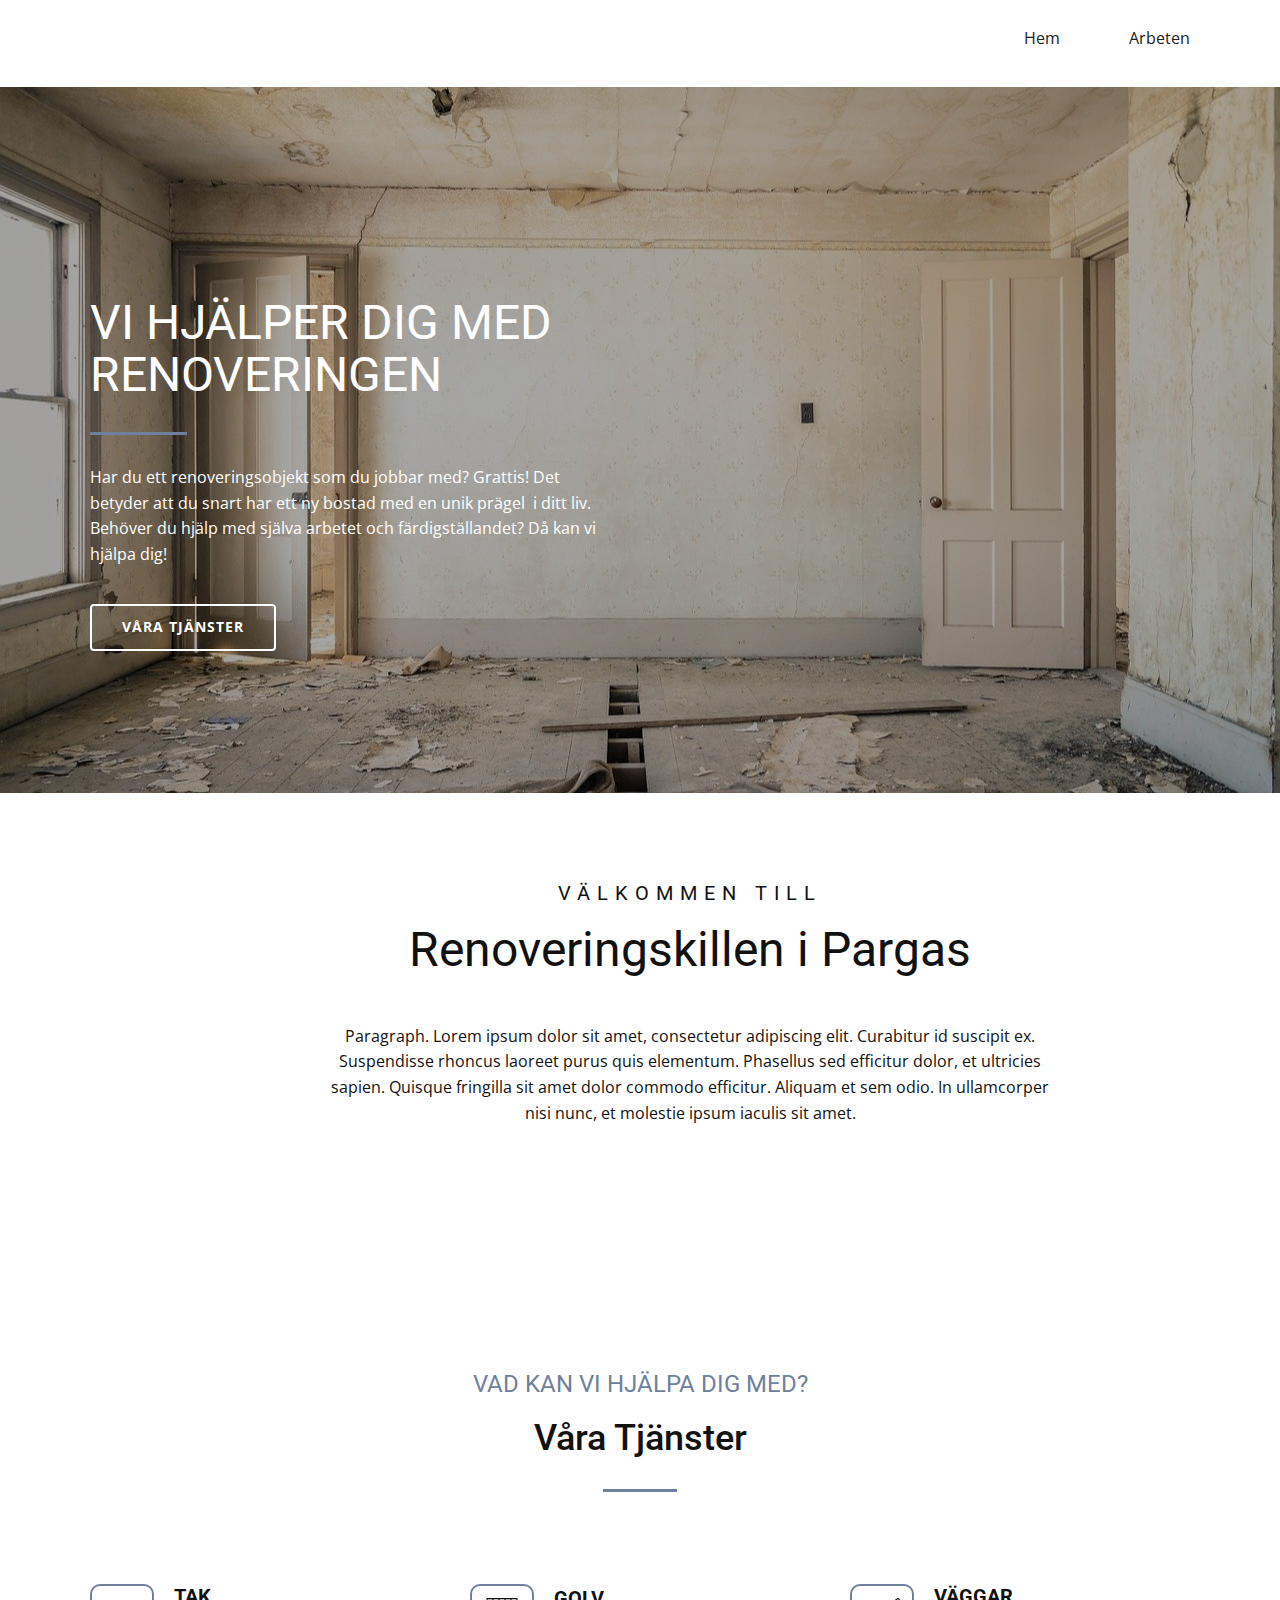
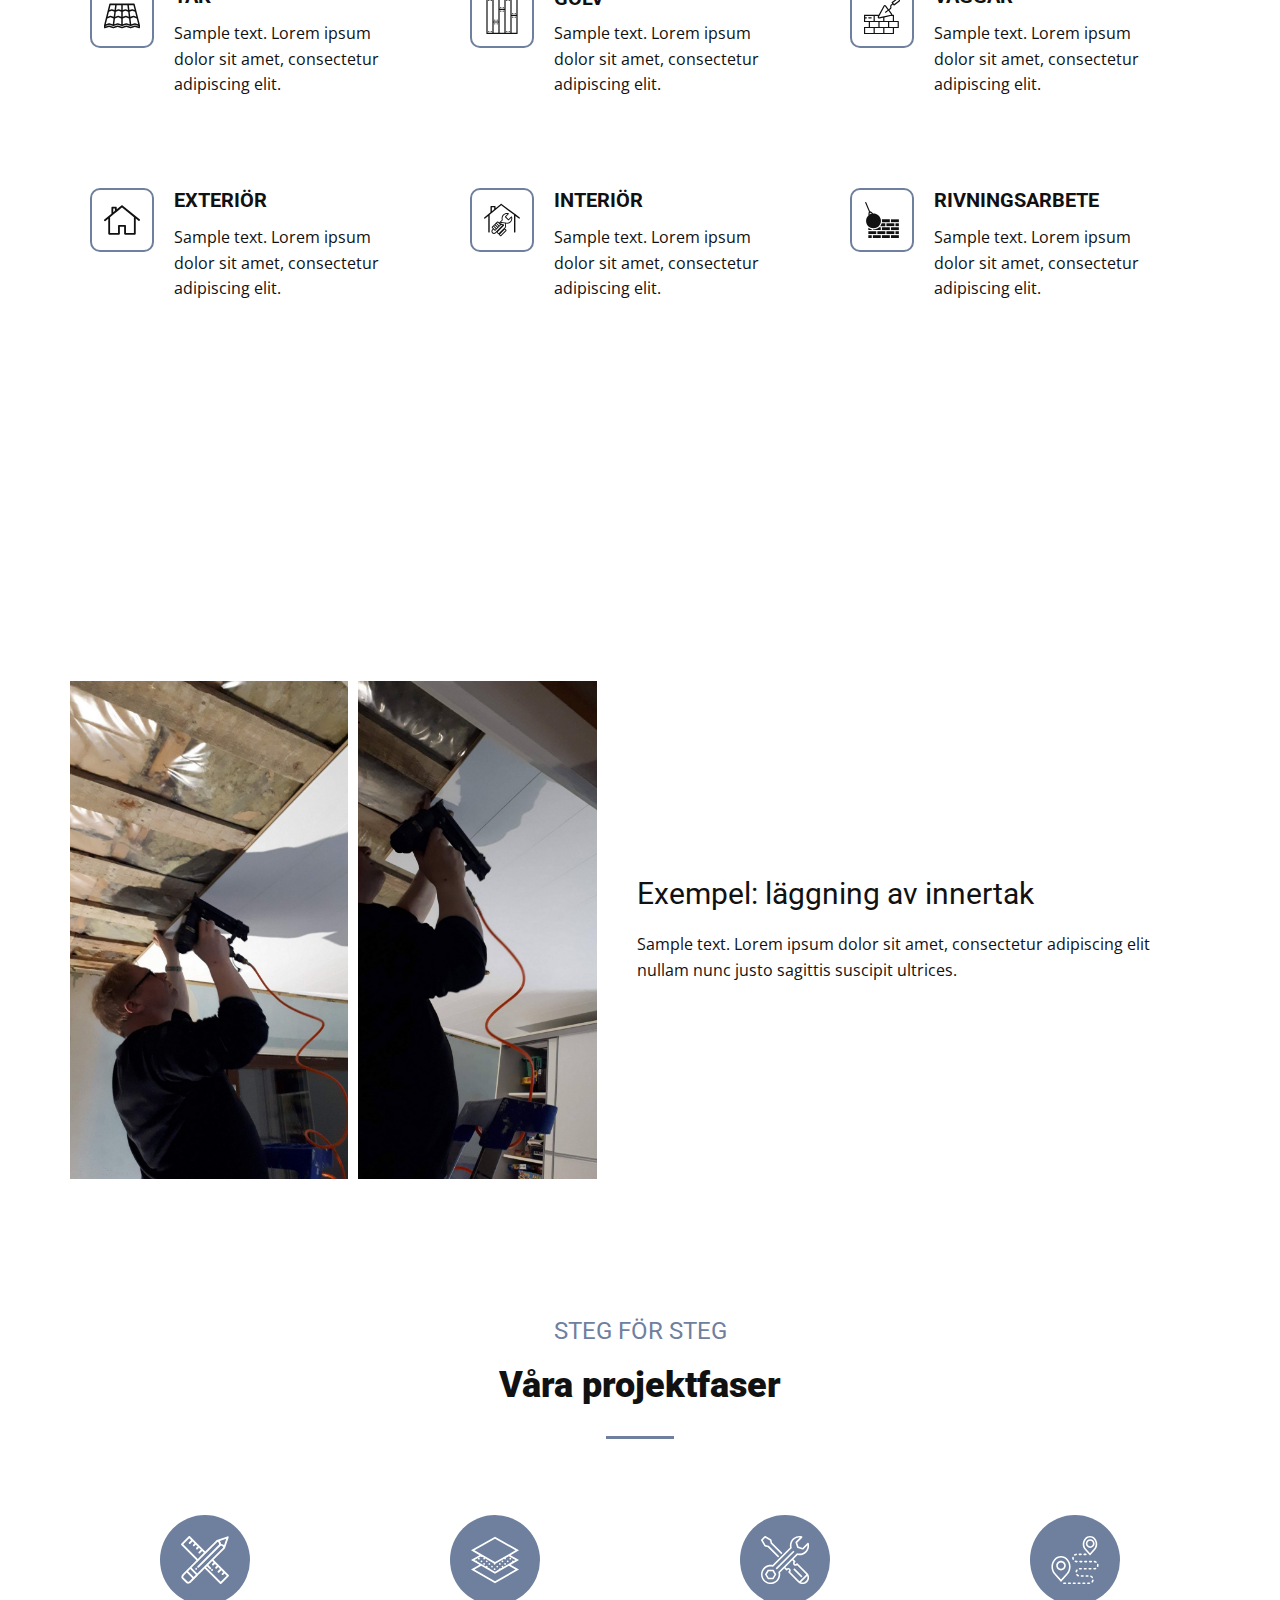
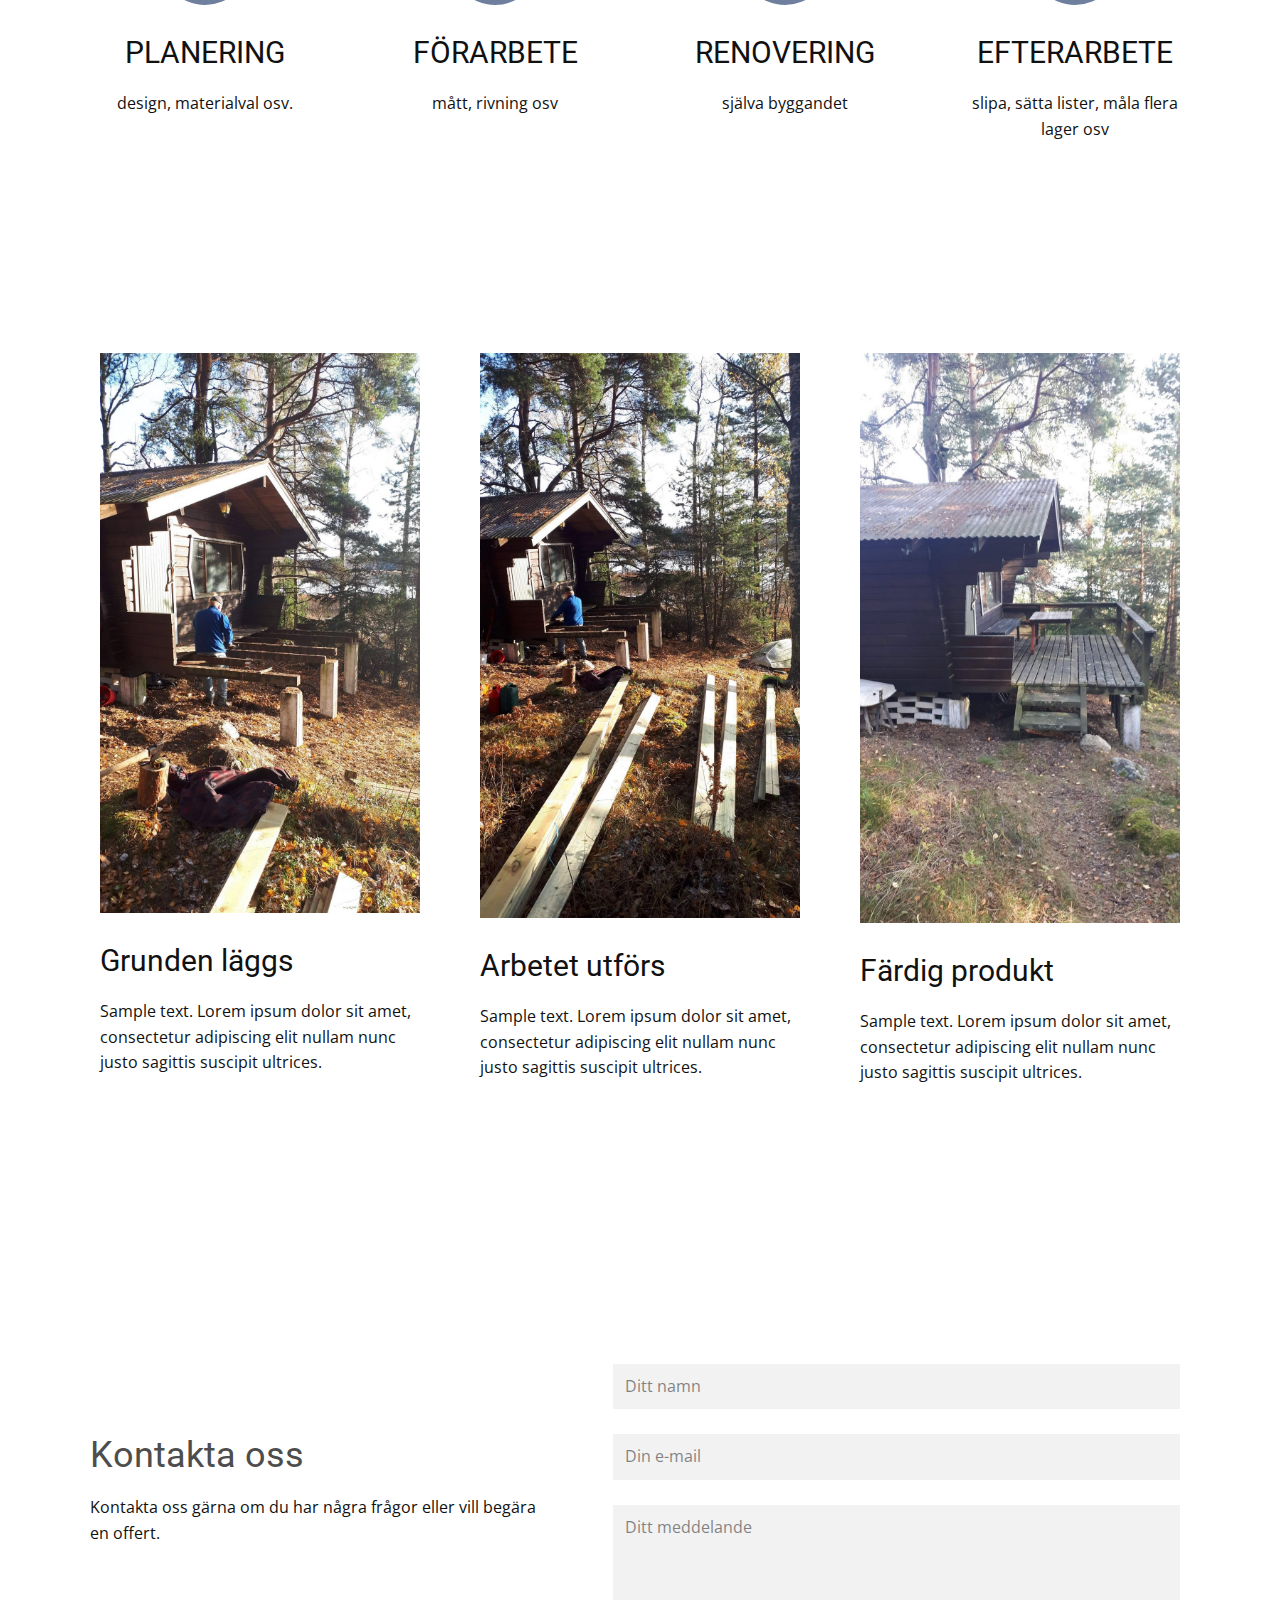
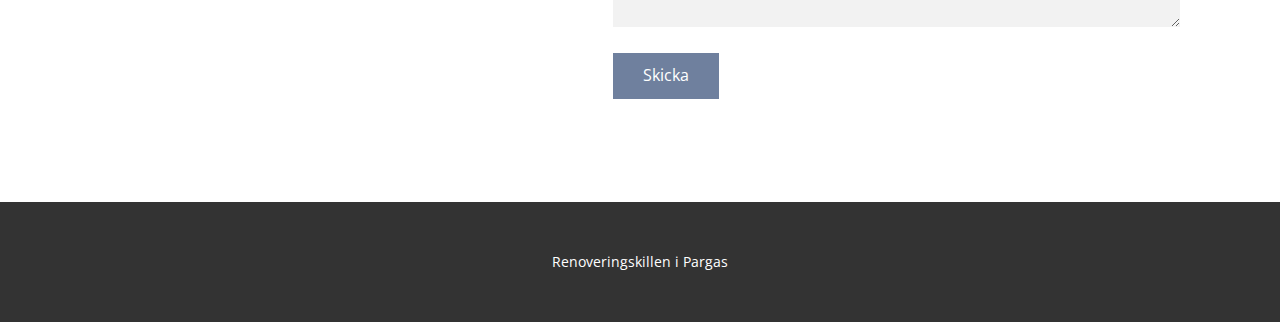
<file: index.html>
<!DOCTYPE html>
<html style="font-size: 16px;">

<head>
    <meta name="viewport" content="width=device-width, initial-scale=1.0">
    <meta charset="utf-8">
    <meta name="keywords" content="We are Builders, we will build your dream, ELVO CONSTRUCTION, OUR BEST SERVICES, RECENT PROJECTS, THE BEST WORLD TEAM, HOW IT’S WORKING, WHAT THEY SAY ABOUT US, LATEST NEWS, ELVO CONSTRUCTION">
    <meta name="description" content="">
    <meta name="page_type" content="np-template-header-footer-from-plugin">
    <title>index</title>
    <link rel="stylesheet" href="nicepage.css" media="screen">
    <link rel="stylesheet" href="index.css" media="screen">
    <script class="u-script" type="text/javascript" src="jquery.js" defer=""></script>
    <script class="u-script" type="text/javascript" src="nicepage.js" defer=""></script>
    <link id="u-google-font" rel="stylesheet" href="https://fonts.googleapis.com/css?family=Roboto:100,100i,300,300i,400,400i,500,500i,700,700i,900,900i|Open+Sans:300,300i,400,400i,600,600i,700,700i,800,800i">







    <script type="application/ld+json">
        {
        		"@context": "http://schema.org",
        		"@type": "Organization",
        		"name": "Site31",
        		"url": "index.html"
        }
    </script>
    <meta property="og:title" content="index">
    <meta property="og:type" content="website">
    <meta name="theme-color" content="#6f809e">
    <link rel="canonical" href="index.html">
    <meta property="og:url" content="index.html">
</head>

<body data-home-page-name='index' class="u-backlink-hidden u-body">
    <header class="u-clearfix u-header u-header" id="sec-28bf">
        <div class="u-clearfix u-sheet u-sheet-1">
            <nav class="u-align-left u-font-size-14 u-menu u-menu-dropdown u-nav-spacing-25 u-offcanvas u-menu-1">
                <div class="menu-collapse">
                    <a class="u-button-style u-nav-link" href="#" style="padding: 8px 0;">
              <svg class="u-svg-link" preserveAspectRatio="xMidYMin slice" viewBox="0 0 302 302" style="undefined"><use xmlns:xlink="http://www.w3.org/1999/xlink" xlink:href="#svg-7b92"></use></svg>
              <svg xmlns="http://www.w3.org/2000/svg" xmlns:xlink="http://www.w3.org/1999/xlink" version="1.1" id="svg-7b92" x="0px" y="0px" viewBox="0 0 302 302" style="enable-background:new 0 0 302 302;" xml:space="preserve" class="u-svg-content"><g><rect y="36" width="302" height="30"></rect><rect y="236" width="302" height="30"></rect><rect y="136" width="302" height="30"></rect>
</g><g></g><g></g><g></g><g></g><g></g><g></g><g></g><g></g><g></g><g></g><g></g><g></g><g></g><g></g><g></g></svg>
            </a>
                </div>
                <div class="u-custom-menu u-nav-container">
                    <ul class="u-nav u-spacing-25 u-unstyled">
                        <li class="u-nav-item">
                            <a class="u-button-style u-nav-link u-text-grey-dark-3" href="index.html">Hem</a>
                        </li>
                        <li class="u-nav-item">
                            <a class="u-button-style u-nav-link u-text-grey-dark-3" href="Page-2.html">Arbeten</a>
                        </li>
                    </ul>
                </div>
                <div class="u-custom-menu u-nav-container-collapse">
                    <div class="u-align-center u-black u-container-style u-inner-container-layout u-opacity u-opacity-95 u-sidenav">
                        <div class="u-menu-close"></div>
                        <ul class="u-align-center u-nav u-popupmenu-items u-unstyled u-nav-2">
                            <li class="u-nav-item">
                                <a class="u-button-style u-nav-link" href="index.html">Hem</a>
                            </li>
                            <li class="u-nav-item">
                                <a class="u-button-style u-nav-link" href="Page-2.html">Arbeten</a>
                            </li>
                        </ul>
                    </div>
                    <div class="u-black u-menu-overlay u-opacity u-opacity-70"></div>
                </div>
            </nav>
        </div>
    </header>

    <section class="u-clearfix u-image u-shading u-section-1" id="sec-cc32" data-image-width="1280" data-image-height="853">
        <div class="u-clearfix u-sheet u-valign-middle u-sheet-1">
            <div class="u-container-style u-group u-group-1">
                <div class="u-container-layout u-container-layout-1">
                    <h1 class="u-heading-font u-text u-text-1">VI hjälper dig med renoveringen</h1>
                    <div class="u-border-3 u-border-palette-1-base u-line u-line-horizontal u-line-1"></div>
                    <p class="u-text u-text-font u-text-2">Har du ett renoveringsobjekt som du jobbar med? Grattis! Det betyder att du snart har ett ny bostad med en unik prägel&nbsp; i ditt liv. Behöver du hjälp med själva arbetet och färdigställandet? Då kan vi hjälpa dig!</p>
                    <a href="#sec-e8bd" class="u-border-2 u-border-radius-4 u-border-white u-btn u-btn-round u-button-style u-custom u-btn-1">Våra tjänster</a>
                </div>
            </div>
        </div>
    </section>
    <section class="u-align-center u-clearfix u-section-2" id="sec-6897">
        <div class="u-clearfix u-sheet u-sheet-1">
            <h5 class="u-text u-text-1">välkommen till</h5>
            <h2 class="u-text u-text-2">
                <a href="https://app.oberlo.com/register" target="_blank" style="">R</a>enoveringskillen i Pargas
            </h2>
            <p class="u-align-justify-xs u-text u-text-3">Paragraph. Lorem ipsum dolor sit amet, consectetur adipiscing elit. Curabitur id suscipit ex. Suspendisse rhoncus laoreet purus quis elementum. Phasellus sed efficitur dolor, et ultricies sapien. Quisque fringilla sit amet dolor commodo efficitur.
                Aliquam et sem odio. In ullamcorper nisi nunc, et molestie ipsum iaculis sit amet.</p>
        </div>
    </section>
    <section class="u-clearfix u-white u-section-3" id="sec-e8bd">
        <div class="u-clearfix u-sheet u-sheet-1">
            <div class="u-align-center u-container-style u-group u-similar-fill u-group-1">
                <div class="u-container-layout u-valign-middle u-container-layout-1">
                    <h3 class="u-heading-font u-text u-text-palette-1-base u-text-1">vad kan vi hjälpa dig med?</h3>
                    <h2 class="u-heading-font u-text u-text-2">Våra Tjänster</h2>
                    <div class="u-border-3 u-border-palette-1-base u-line u-line-horizontal u-line-1"></div>
                </div>
            </div>
            <div class="u-clearfix u-expanded-width u-layout-wrap u-layout-wrap-1">
                <div class="u-layout">
                    <div class="u-layout-col">
                        <div class="u-size-30 u-size-60-md">
                            <div class="u-layout-row">
                                <div class="u-container-style u-layout-cell u-left-cell u-similar-fill u-size-20 u-size-20-md u-layout-cell-1">
                                    <div class="u-container-layout">
                                        <span class="u-border-2 u-border-palette-1-base u-border-radius-10 u-icon u-icon-rounded u-spacing-12 u-icon-1">
                        <svg class="u-svg-link" preserveAspectRatio="xMidYMin slice" viewBox="0 0 511.997 511.997" style=""><use xmlns:xlink="http://www.w3.org/1999/xlink" xlink:href="#svg-2115"></use></svg>
                        <svg xmlns="http://www.w3.org/2000/svg" xmlns:xlink="http://www.w3.org/1999/xlink" version="1.1" id="svg-2115" x="0px" y="0px" viewBox="0 0 511.997 511.997" style="enable-background:new 0 0 511.997 511.997;" xml:space="preserve" class="u-svg-content"><g><g><path d="M511.966,388.792c0-0.141,0-0.266-0.016-0.406c-0.016-0.094-0.016-0.188-0.031-0.281    c-0.016-0.156-0.047-0.297-0.062-0.453c-0.016-0.078-0.016-0.156-0.047-0.234c-0.031-0.219-0.078-0.453-0.125-0.672    L436.997,88.084c-1.172-4.75-5.438-8.086-10.344-8.086H85.329c-4.891,0-9.156,3.336-10.344,8.086L0.313,386.745    c-0.062,0.219-0.094,0.453-0.141,0.672c-0.016,0.078-0.016,0.156-0.047,0.25c-0.016,0.141-0.031,0.281-0.062,0.438    c0,0.094-0.016,0.188-0.031,0.281c0,0.141-0.016,0.266-0.016,0.406C0,388.886,0,388.995,0,389.089c0,0.078,0,0.156,0,0.234v32    c0,3.453,1.672,6.703,4.484,8.703c2.828,2,6.438,2.516,9.703,1.375l57.562-20.109l58.093,20.109c2.25,0.797,4.719,0.781,7,0    l57.812-20.109l57.843,20.109c2.25,0.797,4.734,0.797,7,0l57.828-20.109l57.827,20.109c2.281,0.797,4.75,0.797,7,0l57.843-20.109    l57.828,20.109c1.141,0.391,2.328,0.594,3.5,0.594c2.188,0,4.359-0.672,6.172-1.969c2.828-2,4.5-5.25,4.5-8.703v-32    c0.002-0.078,0.002-0.156,0.002-0.234C511.981,388.995,511.981,388.886,511.966,388.792z M486.184,372.777l-42.688-14.859    c-2.266-0.781-4.734-0.781-7,0l-48.889,16.999l-10.609-84.969l43.593-15.076l45.109,15.936L486.184,372.777z M441.716,194.872    l17.781,71.125l-35.328-12.477c-2.266-0.805-4.766-0.812-7.047-0.023l-42.843,14.82l-9.297-74.429l36.547-12.805L441.716,194.872z     M418.341,101.333l17.219,68.875l-30.593-10.5c-2.281-0.781-4.734-0.773-7,0.023l-35.688,12.5l-8.875-70.898H418.341z     M266.655,101.334c0,0,65.25,0,65.25,0l8.719,69.656l-32.656-11.273c-2.25-0.781-4.719-0.781-6.969,0.008l-34.344,11.937V101.334z     M266.654,194.248L266.654,194.248l37.845-13.164l39.062,13.5l9.046,72.296l-38.218-13.367c-2.266-0.797-4.75-0.797-7.016-0.008    l-40.719,14.156V194.248z M266.654,290.245L266.654,290.245l44.204-15.373l44.702,15.639l10.375,83.094l-45.093-15.688    c-2.281-0.781-4.75-0.781-7.016,0l-47.172,16.406V290.245z M180.077,101.334h65.25v70.328l-34.328-11.937    c-2.25-0.789-4.719-0.789-6.984-0.008l-32.641,11.273L180.077,101.334z M245.328,290.246v84.078l-47.172-16.407    c-2.25-0.781-4.719-0.781-7,0l-45.109,15.688l10.391-83.062l44.687-15.67L245.328,290.246z M168.421,194.583l39.062-13.5    l37.843,13.164v73.414l-40.703-14.156c-2.281-0.789-4.75-0.789-7.031,0.008l-38.218,13.391L168.421,194.583z M93.657,101.334    h64.921l-8.859,70.898l-35.688-12.5c-2.266-0.797-4.734-0.805-7-0.023l-30.593,10.5L93.657,101.334z M70.282,194.873    l40.187-13.789L147,193.889l-9.281,74.406l-42.875-14.797c-2.281-0.789-4.75-0.781-7.031,0.023l-35.312,12.477L70.282,194.873z     M46.282,290.807l45.125-15.936L135,289.916l-10.625,85.016l-49.14-17.015c-1.141-0.391-2.312-0.594-3.484-0.594    c-1.188,0-2.391,0.203-3.531,0.594l-42.406,14.828L46.282,290.807z M490.651,406.325l-47.154-16.408c-2.266-0.781-4.734-0.781-7,0    l-57.843,20.109l-57.812-20.109c-2.281-0.781-4.75-0.781-7.016,0l-57.827,20.109l-57.843-20.109c-2.25-0.781-4.719-0.781-7,0    l-57.843,20.125l-58.078-20.125c-1.141-0.391-2.312-0.594-3.484-0.594c-1.188,0-2.391,0.203-3.531,0.594l-46.89,16.391v-9.406    l50.421-17.609l58.093,20.109v0.016c0.125,0.031,0.219,0.062,0.328,0.094c0.203,0.062,0.422,0.125,0.641,0.172    c0.125,0.031,0.25,0.062,0.375,0.078c0.203,0.047,0.422,0.094,0.625,0.125c0.062,0,0.125,0.016,0.188,0.031    c0.109,0.016,0.219,0.016,0.312,0.031c0.078,0,0.141,0,0.219,0.016c0.266,0.016,0.531,0.031,0.812,0.031    c0.172,0,0.344-0.016,0.531-0.031c0.125,0,0.25,0,0.375-0.016c0.188-0.016,0.375-0.047,0.578-0.062    c0.109-0.016,0.219-0.031,0.328-0.047c0.188-0.031,0.375-0.078,0.562-0.125c0.125-0.031,0.234-0.047,0.344-0.078    c0.188-0.047,0.344-0.109,0.531-0.156c0.078-0.031,0.156-0.047,0.25-0.078l57.812-20.109l57.843,20.109    c0.031,0.016,0.094,0.031,0.141,0.047c0.141,0.047,0.297,0.094,0.453,0.141c0.172,0.047,0.344,0.078,0.5,0.125    c0.156,0.031,0.297,0.062,0.438,0.094c0.203,0.031,0.406,0.062,0.594,0.094c0.125,0.016,0.25,0.031,0.375,0.047    c0.344,0.031,0.656,0.047,1,0.047c0.328,0,0.656-0.016,0.984-0.047c0.141-0.016,0.25-0.031,0.375-0.047    c0.203-0.031,0.391-0.062,0.594-0.094c0.141-0.031,0.297-0.062,0.453-0.094c0.156-0.047,0.312-0.078,0.484-0.125    c0.156-0.047,0.312-0.094,0.469-0.141c0.047-0.016,0.094-0.031,0.141-0.047l57.828-20.109l57.827,20.109    c0.094,0.031,0.156,0.047,0.25,0.078c0.172,0.047,0.344,0.109,0.531,0.156c0.109,0.031,0.219,0.047,0.344,0.078    c0.188,0.047,0.375,0.094,0.562,0.125c0.109,0.016,0.219,0.031,0.344,0.047c0.188,0.031,0.375,0.047,0.562,0.062    c0.156,0.016,0.344,0.016,0.5,0.031c0.125,0,0.266,0.016,0.406,0.016c0.266,0,0.531-0.016,0.812-0.031    c0.062-0.016,0.156-0.016,0.234-0.031c0.094,0,0.188-0.016,0.281-0.016c0.062-0.016,0.109-0.031,0.172-0.031    c0.219-0.031,0.453-0.078,0.672-0.125c0.109-0.016,0.234-0.047,0.359-0.078c0.203-0.047,0.422-0.109,0.625-0.172    c0.125-0.031,0.219-0.062,0.344-0.109l57.843-20.109l50.656,17.625V406.325z"></path>
</g>
</g><g></g><g></g><g></g><g></g><g></g><g></g><g></g><g></g><g></g><g></g><g></g><g></g><g></g><g></g><g></g></svg>
                      </span>
                                        <h3 class="u-heading-font u-text u-text-3">TAK</h3>
                                        <p class="u-text u-text-font u-text-4">Sample text. Lorem ipsum dolor sit amet, consectetur adipiscing elit.</p>
                                    </div>
                                </div>
                                <div class="u-container-style u-layout-cell u-similar-fill u-size-20 u-size-20-md u-layout-cell-2">
                                    <div class="u-container-layout">
                                        <span class="u-border-2 u-border-palette-1-base u-border-radius-10 u-icon u-icon-rounded u-spacing-12 u-icon-2">
                        <svg class="u-svg-link" preserveAspectRatio="xMidYMin slice" viewBox="0 0 512 512" style=""><use xmlns:xlink="http://www.w3.org/1999/xlink" xlink:href="#svg-23cd"></use></svg>
                        <svg xmlns="http://www.w3.org/2000/svg" xmlns:xlink="http://www.w3.org/1999/xlink" version="1.1" id="svg-23cd" x="0px" y="0px" viewBox="0 0 512 512" style="enable-background:new 0 0 512 512;" xml:space="preserve" class="u-svg-content"><g transform="translate(1 1)"><g><g><path d="M186.733,357.4c-5.12,0-8.533,3.413-8.533,8.533s3.413,8.533,8.533,8.533s8.533-3.413,8.533-8.533     S191.853,357.4,186.733,357.4z"></path><path d="M152.6,357.4c-5.12,0-8.533,3.413-8.533,8.533s3.413,8.533,8.533,8.533s8.533-3.413,8.533-8.533     S157.72,357.4,152.6,357.4z"></path><path d="M152.6,323.267c5.12,0,8.533-3.413,8.533-8.533s-3.413-8.533-8.533-8.533c-4.267,0-8.533,4.267-8.533,8.533     C144.067,319.853,147.48,323.267,152.6,323.267z"></path><path d="M186.733,323.267c5.12,0,8.533-3.413,8.533-8.533s-3.413-8.533-8.533-8.533s-8.533,4.267-8.533,8.533     C178.2,319.853,181.613,323.267,186.733,323.267z"></path><path d="M442.733,280.6c5.12,0,8.533-3.413,8.533-8.533c0-5.12-3.413-8.533-8.533-8.533s-8.533,3.413-8.533,8.533     C434.2,277.187,437.613,280.6,442.733,280.6z"></path><path d="M408.6,280.6c5.12,0,8.533-3.413,8.533-8.533c0-5.12-3.413-8.533-8.533-8.533c-5.12,0-8.533,3.413-8.533,8.533     C400.067,277.187,403.48,280.6,408.6,280.6z"></path><path d="M408.6,229.4c5.12,0,8.533-3.413,8.533-8.533s-3.413-8.533-8.533-8.533c-4.267,0-8.533,4.267-8.533,8.533     C400.067,225.987,403.48,229.4,408.6,229.4z"></path><path d="M442.733,229.4c5.12,0,8.533-3.413,8.533-8.533s-3.413-8.533-8.533-8.533c-4.267,0-8.533,4.267-8.533,8.533     C434.2,225.987,437.613,229.4,442.733,229.4z"></path><path d="M468.333-1H383h-85.333h-85.333H127H41.667c-5.12,0-8.533,3.413-8.533,8.533v494.933c0,5.12,3.413,8.533,8.533,8.533H127     h85.333h85.333H383h85.333c5.12,0,8.533-3.413,8.533-8.533v-256V7.533C476.867,2.413,473.453-1,468.333-1z M459.8,237.933     h-68.267V16.067H459.8V237.933z M289.133,152.6h-68.267V16.067h68.267V152.6z M203.8,161.133V331.8h-68.267V16.067H203.8V161.133     z M50.2,16.067h68.267v324.267v153.6H50.2V16.067z M135.533,348.867H203.8v145.067h-68.267V348.867z M220.867,340.333V169.667     h68.267v324.267h-68.267V340.333z M306.2,161.133V16.067h68.267v230.4v247.467H306.2V161.133z M459.8,493.933h-68.267V255H459.8     V493.933z"></path><path d="M272.067,178.2c-5.12,0-8.533,3.413-8.533,8.533s3.413,8.533,8.533,8.533s8.533-3.413,8.533-8.533     S277.187,178.2,272.067,178.2z"></path><path d="M237.933,178.2c-5.12,0-8.533,3.413-8.533,8.533s3.413,8.533,8.533,8.533c5.12,0,8.533-3.413,8.533-8.533     S243.053,178.2,237.933,178.2z"></path><path d="M237.933,144.067c5.12,0,8.533-3.413,8.533-8.533S243.053,127,237.933,127c-5.12,0-8.533,4.267-8.533,8.533     C229.4,140.653,232.813,144.067,237.933,144.067z"></path><path d="M272.067,144.067c5.12,0,8.533-3.413,8.533-8.533S277.187,127,272.067,127s-8.533,4.267-8.533,8.533     C263.533,140.653,266.947,144.067,272.067,144.067z"></path><path d="M101.4,24.6c-5.12,0-8.533,4.267-8.533,8.533c0,4.267,3.413,8.533,8.533,8.533s8.533-3.413,8.533-8.533     C109.933,28.013,106.52,24.6,101.4,24.6z"></path><path d="M67.267,24.6c-5.12,0-8.533,4.267-8.533,8.533c0,4.267,3.413,8.533,8.533,8.533s8.533-3.413,8.533-8.533     C75.8,28.013,72.387,24.6,67.267,24.6z"></path><path d="M101.4,468.333c-5.12,0-8.533,3.413-8.533,8.533s3.413,8.533,8.533,8.533s8.533-3.413,8.533-8.533     S106.52,468.333,101.4,468.333z"></path><path d="M67.267,468.333c-5.12,0-8.533,3.413-8.533,8.533s3.413,8.533,8.533,8.533s8.533-3.413,8.533-8.533     S72.387,468.333,67.267,468.333z"></path><path d="M357.4,24.6c-5.12,0-8.533,3.413-8.533,8.533c0,5.12,3.413,8.533,8.533,8.533c5.12,0,8.533-3.413,8.533-8.533     C365.933,28.013,362.52,24.6,357.4,24.6z"></path><path d="M323.267,24.6c-5.12,0-8.533,3.413-8.533,8.533c0,5.12,3.413,8.533,8.533,8.533s8.533-3.413,8.533-8.533     C331.8,28.013,328.387,24.6,323.267,24.6z"></path><path d="M357.4,468.333c-5.12,0-8.533,3.413-8.533,8.533s3.413,8.533,8.533,8.533c5.12,0,8.533-3.413,8.533-8.533     S362.52,468.333,357.4,468.333z"></path><path d="M323.267,468.333c-5.12,0-8.533,3.413-8.533,8.533s3.413,8.533,8.533,8.533s8.533-3.413,8.533-8.533     S328.387,468.333,323.267,468.333z"></path>
</g>
</g>
</g><g></g><g></g><g></g><g></g><g></g><g></g><g></g><g></g><g></g><g></g><g></g><g></g><g></g><g></g><g></g></svg>
                      </span>
                                        <p class="u-text u-text-font u-text-5">Sample text. Lorem ipsum dolor sit amet, consectetur adipiscing elit.</p>
                                        <h3 class="u-heading-font u-text u-text-6">GOLV</h3>
                                    </div>
                                </div>
                                <div class="u-container-style u-layout-cell u-right-cell u-similar-fill u-size-20 u-size-20-md u-layout-cell-3">
                                    <div class="u-container-layout">
                                        <span class="u-border-2 u-border-palette-1-base u-border-radius-10 u-icon u-icon-rounded u-spacing-12 u-icon-3">
                        <svg class="u-svg-link" preserveAspectRatio="xMidYMin slice" viewBox="0 0 511.99823 511" style=""><use xmlns:xlink="http://www.w3.org/1999/xlink" xlink:href="#svg-793f"></use></svg>
                        <svg xmlns="http://www.w3.org/2000/svg" viewBox="0 0 511.99823 511" id="svg-793f" class="u-svg-content"><path d="m8.535156 512.488281h409.597656c4.714844 0 8.535157-3.820312 8.535157-8.53125v-76.800781h59.730469c4.714843 0 8.535156-3.820312 8.535156-8.53125v-85.335938c0-4.710937-3.820313-8.53125-8.535156-8.53125h-59.730469v-76.800781c0-4.714843-3.820313-8.535156-8.535157-8.535156h-15.660156c1.203125-5.578125-.070312-11.40625-3.488281-15.976563l-38.558594-51.398437 17.804688-13.355469c7.910156-5.921875 12.328125-15.414062 11.769531-25.28125l-.855469-15.367187c-.234375-4.167969 1.632813-8.175781 4.972657-10.679688l17.800781-13.351562 7.492187 9.984375c1.355469 1.808594 3.375 3.007812 5.617188 3.328125.398437.054687.800781.085937 1.207031.082031 1.847656.003906 3.644531-.597656 5.121094-1.707031l70.40625-52.816407c11.304687-8.480468 13.597656-24.523437 5.117187-35.832031l-4.742187-6.328125c-8.492188-11.292968-24.527344-13.578125-35.839844-5.109375l-70.398437 52.8125c-3.769532 2.828125-4.535157 8.179688-1.707032 11.949219l7.488282 9.984375-17.800782 13.355469c-7.910156 5.921875-12.332031 15.410156-11.769531 25.277344l.851563 15.367187c.238281 4.167969-1.628907 8.179687-4.96875 10.679687l-17.800782 13.355469-38.5625-51.398437c-4.035156-5.464844-10.589844-8.476563-17.367187-7.980469-6.464844.46875-12.242188 4.21875-15.308594 9.933594l-70.117187 130.472656h-200.300782c-4.714844 0-8.535156 3.820313-8.535156 8.535156v85.332031c0 4.714844 3.820312 8.535157 8.535156 8.535157h59.730469v68.265625h-59.730469c-4.714844 0-8.535156 3.820312-8.535156 8.535156v85.332031c0 4.710938 3.820312 8.53125 8.535156 8.53125zm468.003906-493.226562c3.765626-2.828125 9.113282-2.066407 11.945313 1.703125l4.742187 6.328125c2.824219 3.769531 2.058594 9.113281-1.707031 11.941406l-63.582031 47.699219-14.980469-19.976563zm-322.9375 407.894531h119.464844v68.265625h-119.464844zm68.265626-85.332031h119.464843v68.265625h-119.464843zm187.734374 153.597656h-119.46875v-68.265625h119.46875zm68.265626-85.332031h-119.46875v-68.265625h119.46875zm-68.265626-85.332032h-119.46875v-49.691406l87.34375-18.578125h32.125zm-115.609374-207.722656c.289062-.597656.890624-.980468 1.554687-1l.167969-.007812c.90625.015625 1.746094.464844 2.261718 1.207031l38.554688 51.398437-35.203125 26.410157c-3.769531 2.828125-4.535156 8.175781-1.707031 11.949219 2.828125 3.769531 8.175781 4.53125 11.949218 1.707031l35.203126-26.410157 38.558593 51.398438c.613281.75.792969 1.761719.46875 2.671875-.203125.632813-.738281 1.097656-1.394531 1.214844l-169.292969 36c-1.050781.164062-2.105469-.285157-2.710937-1.160157-.679688-.820312-.816406-1.960937-.351563-2.921874zm-95.238282 165.621094c4.546875 6.253906 12.351563 9.234375 19.910156 7.609375l54.402344-11.570313v46.0625h-119.464844v-68.269531h46.058594l-2.644531 4.921875c-3.65625 6.808594-2.972656 15.125 1.738281 21.246094zm-181.6875 7.96875h17.066406c4.714844 0 8.535157-3.820312 8.535157-8.535156 0-4.710938-3.820313-8.53125-8.535157-8.53125h-17.066406v-17.070313h119.46875v68.269531h-119.46875zm68.265625 51.199219h119.46875v68.265625h-119.46875zm-68.265625 85.332031h119.46875v68.265625h-119.46875zm0 0"></path><path d="m110.933594 282.089844c0-4.710938-3.820313-8.53125-8.535156-8.53125h-34.132813c-4.710937 0-8.53125 3.820312-8.53125 8.53125 0 4.714844 3.820313 8.535156 8.53125 8.535156h34.132813c4.714843 0 8.535156-3.820312 8.535156-8.535156zm0 0"></path></svg>
                      </span>
                                        <h3 class="u-heading-font u-text u-text-7">VÄGGAR</h3>
                                        <p class="u-text u-text-font u-text-8">Sample text. Lorem ipsum dolor sit amet, consectetur adipiscing elit.</p>
                                    </div>
                                </div>
                            </div>
                        </div>
                        <div class="u-size-30 u-size-60-md">
                            <div class="u-layout-row">
                                <div class="u-container-style u-layout-cell u-left-cell u-similar-fill u-size-20 u-size-20-md u-layout-cell-4">
                                    <div class="u-container-layout">
                                        <span class="u-border-2 u-border-palette-1-base u-border-radius-10 u-icon u-icon-rounded u-spacing-12 u-icon-4">
                        <svg class="u-svg-link" preserveAspectRatio="xMidYMin slice" viewBox="0 0 448.512 448.512" style=""><use xmlns:xlink="http://www.w3.org/1999/xlink" xlink:href="#svg-74f4"></use></svg>
                        <svg xmlns="http://www.w3.org/2000/svg" xmlns:xlink="http://www.w3.org/1999/xlink" version="1.1" id="svg-74f4" x="0px" y="0px" viewBox="0 0 448.512 448.512" style="enable-background:new 0 0 448.512 448.512;" xml:space="preserve" class="u-svg-content"><g><path d="M444.277,215.253L242.72,52.441l-11.186-9.289c-4.22-3.506-10.34-3.506-14.559,0l-58.162,48.301V71.031   c0-6.294-5.104-11.397-11.396-11.397h-43.449c-6.293,0-11.396,5.104-11.396,11.397v75.233L4.191,218.371   c-4.875,3.979-5.605,11.157-1.625,16.035c2.254,2.764,5.531,4.193,8.836,4.193c2.533,0,5.082-0.841,7.203-2.565l34.477-28.126   v188.684c0,6.294,5.102,11.397,11.396,11.397h121.789c6.295,0,11.398-5.104,11.398-11.397v-88.426h53.18v88.426   c0,6.294,5.104,11.397,11.398,11.397h121.789c6.295,0,11.397-5.104,11.397-11.397V205.101l34.521,27.884   c2.108,1.702,4.643,2.532,7.158,2.532c3.321,0,6.622-1.447,8.87-4.235C449.937,226.384,449.173,219.208,444.277,215.253z    M115.366,82.428h20.652v27.164l-20.652,16.716V82.428z M372.636,189.958v195.235h-98.994v-88.427   c0-6.294-5.104-11.396-11.397-11.396h-75.977c-6.295,0-11.396,5.104-11.396,11.396v88.427H75.877V189.958l44.309-36.798   c0,0,103.748-85.009,104.41-86.141L372.636,189.958z"></path>
</g><g></g><g></g><g></g><g></g><g></g><g></g><g></g><g></g><g></g><g></g><g></g><g></g><g></g><g></g><g></g></svg>
                      </span>
                                        <h3 class="u-heading-font u-text u-text-9">EXTERIÖR</h3>
                                        <p class="u-text u-text-font u-text-10">Sample text. Lorem ipsum dolor sit amet, consectetur adipiscing elit.</p>
                                    </div>
                                </div>
                                <div class="u-container-style u-layout-cell u-similar-fill u-size-20 u-size-20-md u-layout-cell-5">
                                    <div class="u-container-layout">
                                        <span class="u-border-2 u-border-palette-1-base u-border-radius-10 u-icon u-icon-rounded u-spacing-12 u-icon-5">
                        <svg class="u-svg-link" preserveAspectRatio="xMidYMin slice" viewBox="0 0 270.564 270.564" style=""><use xmlns:xlink="http://www.w3.org/1999/xlink" xlink:href="#svg-b98e"></use></svg>
                        <svg xmlns="http://www.w3.org/2000/svg" xmlns:xlink="http://www.w3.org/1999/xlink" version="1.1" id="svg-b98e" x="0px" y="0px" viewBox="0 0 270.564 270.564" style="enable-background:new 0 0 270.564 270.564;" xml:space="preserve" class="u-svg-content"><g><path d="M5.262,125.142c1.167,0,2.346-0.39,3.323-1.184l23.626-19.311V224.86c0,2.905,2.351,5.256,5.256,5.256   c2.904,0,5.256-2.351,5.256-5.256V96.05l86.738-70.894l95.99,71.568v128.128c0,2.902,2.351,5.257,5.257,5.257   c2.905,0,5.256-2.354,5.256-5.257V104.567l26.197,19.534c0.944,0.702,2.043,1.041,3.141,1.041c1.605,0,3.187-0.729,4.22-2.118   c1.735-2.327,1.253-5.619-1.074-7.354l-33.305-24.831c-0.678-1.075-1.731-1.865-2.98-2.225l-99.708-74.339   c-0.1-0.072-0.207-0.117-0.307-0.181c-0.164-0.11-0.328-0.216-0.503-0.301c-0.15-0.072-0.303-0.13-0.457-0.185   c-0.161-0.065-0.321-0.126-0.489-0.171c-0.169-0.048-0.34-0.075-0.512-0.103c-0.162-0.027-0.323-0.059-0.484-0.072   c-0.171-0.014-0.34-0.007-0.512-0.003c-0.167,0.003-0.333,0.003-0.501,0.028c-0.167,0.017-0.328,0.058-0.494,0.089   c-0.165,0.034-0.329,0.072-0.49,0.123c-0.172,0.055-0.333,0.13-0.498,0.198c-0.147,0.068-0.291,0.124-0.435,0.202   c-0.173,0.092-0.337,0.212-0.498,0.329c-0.094,0.072-0.2,0.12-0.291,0.191L87.161,46.151V34.708c0-2.905-2.351-5.256-5.257-5.256   H53.899c-2.906,0-5.257,2.351-5.257,5.256v42.924L1.93,115.812c-2.25,1.834-2.58,5.147-0.743,7.396   C2.228,124.481,3.739,125.142,5.262,125.142z M59.159,39.964h17.492v14.78L59.159,69.039V39.964z"></path><path d="M55.833,220.678c0,5.075,1.976,9.843,5.564,13.429c3.584,3.587,8.355,5.562,13.425,5.562c5.072,0,9.84-1.975,13.425-5.562   l6.309-6.307c0.248,1.126,0.797,2.207,1.673,3.083l9.841,9.835c1.189,1.185,2.769,1.842,4.443,1.842   c0.498,0,0.979-0.075,1.451-0.186c-0.113,0.473-0.187,0.952-0.187,1.451c0,1.678,0.655,3.255,1.841,4.438l7.193,7.194   c1.185,1.193,2.766,1.854,4.451,1.854c1.679,0,3.26-0.657,4.447-1.845l38-37.993c1.188-1.188,1.841-2.771,1.838-4.452   c0-1.68-0.657-3.258-1.838-4.435l-7.203-7.204c-1.181-1.184-2.807-1.779-4.436-1.783l7.402-7.401   c0.147-0.147,0.291-0.302,0.417-0.462c1.533-1.305,2.358-3.275,2.188-5.291l-2.043-24.215c2.733,0.581,5.52,0.886,8.336,0.886l0,0   c10.681,0,20.718-4.161,28.267-11.707c10.753-10.745,14.459-26.398,9.679-40.854c-0.381-1.157-1.335-2.03-2.516-2.311   c-1.178-0.277-2.43,0.069-3.285,0.931l-20.578,20.574l-18.191-18.185l20.577-20.581c0.862-0.862,1.212-2.108,0.931-3.289   c-0.284-1.184-1.156-2.135-2.31-2.519c-4.062-1.342-8.296-2.022-12.587-2.022c-10.681,0-20.718,4.158-28.264,11.7   c-10.381,10.376-14.204,25.755-10.034,39.731l-20.175,20.174l-6.986-6.972c-2.377-2.382-6.516-2.375-8.888,0l-6.557,6.554   c-0.719,0.719-1.198,1.574-1.496,2.484c-0.902,0.291-1.745,0.753-2.437,1.444l-6.542,6.543c-0.712,0.712-1.206,1.571-1.511,2.495   c-0.896,0.291-1.742,0.756-2.425,1.44l-6.553,6.55c-0.722,0.723-1.203,1.581-1.5,2.492c-0.897,0.287-1.74,0.752-2.432,1.44   l-6.554,6.554c-2.448,2.446-2.448,6.43,0,8.887l6.985,6.981l-5.604,5.599C57.809,210.839,55.833,215.606,55.833,220.678z    M162.234,213.04l-36.971,36.963l-6.177-6.178l36.968-36.973L162.234,213.04z M158.515,187.25l-48.004,48l-8.813-8.815   l47.606-47.606c0.729-0.729,1.102-1.745,1.016-2.775l-0.476-5.595c-0.147-1.701-1.495-3.046-3.196-3.189l-16.505-1.39l0.659-7.789   l25.182,2.129c0.243,0.342,0.564,0.66,0.883,0.896c0.01,0.007,0.023,0.018,0.041,0.027l2.146,25.475   C158.844,186.785,158.689,186.963,158.515,187.25z M140.535,138.029c0.961-0.962,1.279-2.389,0.817-3.668   c-4.329-11.984-1.311-25.543,7.693-34.54c6.222-6.222,14.499-9.651,23.308-9.651c1.533,0,3.053,0.106,4.559,0.312l-18.606,18.61   c-1.368,1.369-1.368,3.586,0,4.955l23.147,23.141c1.369,1.372,3.583,1.372,4.955,0l18.613-18.609   c1.444,10.157-1.906,20.443-9.346,27.88c-6.229,6.225-14.506,9.657-23.315,9.657c-3.846,0-7.624-0.66-11.231-1.964   c-0.567-0.205-1.177-0.254-1.752-0.161c-0.243-0.134-0.51-0.219-0.77-0.318c-0.131-0.048-0.243-0.116-0.377-0.153   c-0.421-0.127-0.855-0.213-1.304-0.25l-26.273-2.218c-0.098-0.007-0.431-0.021-0.529-0.021c-3.239,0-5.989,2.529-6.259,5.756   l-0.619,7.361l-4.42-4.418L140.535,138.029z M102.455,153.255l8.946,8.949l8.673,8.671l-5.53,5.527l-17.616-17.617L102.455,153.255   z M91.973,163.736l17.615,17.618l-5.525,5.526l-17.617-17.617L91.973,163.736z M81.492,174.219l17.612,17.614l-2.805,2.81   l-2.715,2.717l-8.809-8.809l-8.811-8.809L81.492,174.219z M65.483,190.225l5.527-5.523l8.837,8.836l8.778,8.777l-5.525,5.527   l-8.67-8.669c0,0-0.003,0-0.003-0.003L65.483,190.225z M66.349,212.208l5.604-5.599l6.704,6.701   c1.184,1.19,2.765,1.844,4.447,1.844c1.679,0,3.254-0.653,4.444-1.837l6.552-6.554c0.333-0.335,0.611-0.694,0.852-1.078   c0.077-0.123,0.133-0.253,0.2-0.38c0.144-0.267,0.28-0.534,0.381-0.814c0.017-0.051,0.053-0.096,0.07-0.147   c0.06-0.021,0.111-0.058,0.171-0.078c0.281-0.106,0.548-0.24,0.81-0.384c0.13-0.071,0.264-0.126,0.387-0.205   c0.378-0.243,0.736-0.517,1.061-0.842l6.547-6.554c0.325-0.321,0.599-0.681,0.84-1.058c0.077-0.123,0.137-0.256,0.207-0.383   c0.147-0.267,0.281-0.534,0.385-0.814c0.022-0.059,0.06-0.106,0.079-0.164c0.058-0.021,0.108-0.059,0.168-0.075   c0.28-0.106,0.545-0.24,0.809-0.387c0.13-0.069,0.264-0.127,0.385-0.206c0.375-0.242,0.732-0.52,1.056-0.842l6.555-6.553   c0.323-0.325,0.601-0.685,0.842-1.058c0.077-0.123,0.133-0.254,0.204-0.38c0.147-0.268,0.284-0.534,0.388-0.821   c0.021-0.059,0.057-0.106,0.074-0.161c0.06-0.021,0.109-0.059,0.164-0.079c0.284-0.105,0.551-0.239,0.818-0.386   c0.125-0.069,0.258-0.127,0.378-0.202c0.375-0.243,0.732-0.517,1.058-0.842l6.557-6.554c0.368-0.369,0.662-0.783,0.922-1.215   c0.077-0.13,0.14-0.264,0.21-0.397c0.164-0.328,0.298-0.66,0.402-1.013c0.027-0.086,0.081-0.164,0.101-0.253   c0.05,0.017,0.109,0.017,0.159,0.034c0.479,0.164,0.974,0.291,1.489,0.332l9.968,0.842l-55.504,55.5   c-4.527,4.524-12.416,4.524-16.939,0c-2.264-2.265-3.511-5.27-3.511-8.47C62.841,217.479,64.089,214.467,66.349,212.208z"></path>
</g><g></g><g></g><g></g><g></g><g></g><g></g><g></g><g></g><g></g><g></g><g></g><g></g><g></g><g></g><g></g></svg>
                      </span>
                                        <h3 class="u-heading-font u-text u-text-11">INTERIÖR</h3>
                                        <p class="u-text u-text-font u-text-12">Sample text. Lorem ipsum dolor sit amet, consectetur adipiscing elit.</p>
                                    </div>
                                </div>
                                <div class="u-container-style u-layout-cell u-right-cell u-similar-fill u-size-20 u-size-20-md u-layout-cell-6">
                                    <div class="u-container-layout">
                                        <span class="u-border-2 u-border-palette-1-base u-border-radius-10 u-icon u-icon-rounded u-spacing-12 u-icon-6">
                        <svg class="u-svg-link" preserveAspectRatio="xMidYMin slice" viewBox="0 0 608.963 608.963" style=""><use xmlns:xlink="http://www.w3.org/1999/xlink" xlink:href="#svg-a2f8"></use></svg>
                        <svg xmlns="http://www.w3.org/2000/svg" xmlns:xlink="http://www.w3.org/1999/xlink" version="1.1" id="svg-a2f8" x="0px" y="0px" viewBox="0 0 608.963 608.963" style="enable-background:new 0 0 608.963 608.963;" xml:space="preserve" class="u-svg-content"><g><g id="iconos_51_"><rect x="149.905" y="561.15" width="133.875" height="47.812"></rect><rect x="302.905" y="561.15" width="133.875" height="47.812"></rect><rect x="455.905" y="561.15" width="133.875" height="47.812"></rect><rect x="73.405" y="494.213" width="133.875" height="47.812"></rect><rect x="226.405" y="494.213" width="133.875" height="47.812"></rect><rect x="379.405" y="494.213" width="133.875" height="47.812"></rect><rect x="532.405" y="494.213" width="57.375" height="47.812"></rect><path d="M73.405,434.772v40.315h57.375v-13.904C109.552,456.709,90.102,447.462,73.405,434.772z"></path><rect x="73.405" y="561.15" width="57.375" height="47.812"></rect><path d="M160.663,464.33c-3.634,0-7.191-0.277-10.758-0.545v11.303H283.78v-47.812h-26.785    C231.387,450.235,197.68,464.33,160.663,464.33z"></path><rect x="302.905" y="427.275" width="133.875" height="47.812"></rect><rect x="455.905" y="427.275" width="133.875" height="47.812"></rect><path d="M360.28,408.15v-47.812h-60.903c-5.154,17.566-13.579,33.698-24.538,47.812H360.28z"></path><rect x="379.405" y="360.338" width="133.875" height="47.812"></rect><rect x="532.405" y="360.338" width="57.375" height="47.812"></rect><path d="M302.905,294.204c1.482,8.291,2.391,16.783,2.391,25.494c0,7.325-0.727,14.478-1.779,21.516H436.78V293.4H302.905V294.204    z"></path><rect x="455.905" y="293.4" width="133.875" height="47.812"></rect><path d="M84.163,163.312c-7.688,9.706-9.438,26.086-9.219,40.163c0.067,4.112,0.277,8.033,0.564,11.504    c0.363,4.293,0.822,7.927,1.186,10.461l1.53-0.22c-26.345,22.998-43.069,56.753-43.069,94.478    c0,45.737,24.547,85.642,61.104,107.578c10.595,6.359,22.185,11.179,34.521,14.2c6.216,1.521,12.584,2.63,19.125,3.185    c3.557,0.306,7.124,0.545,10.758,0.545c23.581,0,45.556-6.617,64.403-17.93c8.97-5.384,17.279-11.743,24.613-19.125    c13.244-13.33,23.409-29.653,29.635-47.812c4.37-12.766,6.856-26.393,6.856-40.641c0-8.3-0.852-16.4-2.391-24.25    c-0.134-0.688-0.268-1.368-0.421-2.046c-12.097-56.687-62.405-99.211-122.696-99.211c-2.438,0-4.811,0.229-7.21,0.363l0.334-0.277    c-2.658-3.203-5.183-6.034-7.688-8.826c-2.755-3.069-5.394-5.852-7.976-8.443c-14.545-14.631-26.44-21.717-36.663-21.87    L37.546,5.799c-2.085-4.858-7.698-7.096-12.556-5.03c-4.857,2.075-7.114,7.698-5.03,12.556L84.163,163.312z M115.786,182.284    c2.419,1.999,5.135,4.446,8.224,7.535c2.285,2.276,4.791,4.944,7.478,7.918c-13.244,3.155-25.637,8.405-36.882,15.386    c-0.277-3.72-0.393-7.354-0.402-10.873c-0.009-3.911,0.096-7.688,0.402-11.063c0.096-1.109,0.258-2.046,0.392-3.08    c0.487,0.784,1.042,1.463,1.702,2.066c1.75,1.578,3.979,2.543,6.35,2.543c1.253,0,2.534-0.249,3.758-0.774    c3.52-1.501,5.604-4.877,5.729-8.463c0.048-1.368-0.134-2.754-0.698-4.093l-0.096-0.22    C112.975,180.037,114.323,181.07,115.786,182.284z"></path>
</g>
</g><g></g><g></g><g></g><g></g><g></g><g></g><g></g><g></g><g></g><g></g><g></g><g></g><g></g><g></g><g></g></svg>
                      </span>
                                        <h3 class="u-heading-font u-text u-text-13">RIVNINGSARBETE</h3>
                                        <p class="u-text u-text-font u-text-14">Sample text. Lorem ipsum dolor sit amet, consectetur adipiscing elit.</p>
                                    </div>
                                </div>
                            </div>
                        </div>
                    </div>
                </div>
            </div>
        </div>
    </section>
    <section class="u-clearfix u-section-4" id="sec-6db4">
        <div class="u-clearfix u-sheet u-sheet-1">
            <div class="u-clearfix u-expanded-width-lg u-expanded-width-md u-expanded-width-xl u-gutter-10 u-layout-wrap u-layout-wrap-1">
                <div class="u-layout">
                    <div class="u-layout-row">
                        <div class="u-align-left u-container-style u-hidden-sm u-hidden-xs u-image u-layout-cell u-left-cell u-size-15 u-size-20-md u-size-xs-30 u-image-1" src="" data-image-width="900" data-image-height="1600">
                            <div class="u-container-layout u-valign-middle u-container-layout-1" src=""></div>
                        </div>
                        <div class="u-align-left u-container-style u-hidden-sm u-image u-layout-cell u-size-13 u-size-20-md u-size-xs-30 u-image-2" src="" data-image-width="900" data-image-height="1600">
                            <div class="u-container-layout u-valign-middle u-container-layout-2" src=""></div>
                        </div>
                        <div class="u-align-left u-container-style u-hidden-sm u-layout-cell u-right-cell u-size-20-md u-size-32 u-size-xs-60 u-white u-layout-cell-3">
                            <div class="u-container-layout u-valign-middle u-container-layout-3">
                                <h3 class="u-text u-text-1">Exempel: läggning av innertak</h3>
                                <p class="u-text u-text-2">Sample text. Lorem ipsum dolor sit amet, consectetur adipiscing elit nullam nunc justo sagittis suscipit ultrices.</p>
                            </div>
                        </div>
                    </div>
                </div>
            </div>
        </div>
    </section>
    <section class="u-clearfix u-white u-section-5" id="sec-b3e5">
        <div class="u-clearfix u-sheet u-sheet-1">
            <div class="u-align-center u-container-style u-group u-similar-fill u-group-1">
                <div class="u-container-layout u-valign-middle u-container-layout-1">
                    <h3 class="u-heading-font u-text u-text-palette-1-base u-text-1">steg för steg</h3>
                    <h2 class="u-heading-font u-text u-text-2">Våra projektfaser</h2>
                    <div class="u-border-3 u-border-palette-1-base u-line u-line-horizontal u-line-1"></div>
                </div>
            </div>
            <div class="u-clearfix u-disable-padding u-expanded-width u-gutter-20 u-layout-wrap u-layout-wrap-1">
                <div class="u-layout">
                    <div class="u-layout-row">
                        <div class="u-align-center u-container-style u-layout-cell u-left-cell u-similar-fill u-size-15 u-size-30-md u-layout-cell-1">
                            <div class="u-container-layout u-valign-middle u-container-layout-2">
                                <span class="u-icon u-icon-circle u-palette-1-base u-spacing-21 u-text-white u-icon-1">
                    <svg class="u-svg-link" preserveAspectRatio="xMidYMin slice" viewBox="0 0 512 512"><use xmlns:xlink="http://www.w3.org/1999/xlink" xlink:href="#svg-35c5"></use></svg>
                    <svg xmlns="http://www.w3.org/2000/svg" xmlns:xlink="http://www.w3.org/1999/xlink" version="1.1" id="svg-35c5" x="0px" y="0px" viewBox="0 0 512 512" style="enable-background:new 0 0 512 512;" xml:space="preserve" class="u-svg-content"><g><g><path d="M509.071,416.233l-37.518-37.518c-0.006-0.006-0.011-0.013-0.018-0.019c-0.006-0.006-0.013-0.011-0.019-0.017    L346.694,253.853l121.075-121.074c0.008-0.008,0.015-0.018,0.023-0.026c0.52-0.523,0.982-1.105,1.378-1.737    c0.021-0.033,0.039-0.066,0.06-0.099c0.174-0.285,0.333-0.579,0.479-0.883c0.018-0.037,0.036-0.073,0.053-0.11    c0.179-0.384,0.338-0.778,0.468-1.189l37.733-112.03c1.213-3.6,0.28-7.577-2.405-10.263c-2.687-2.686-6.661-3.618-10.264-2.406    L383.1,41.825c-0.004,0.001-0.006,0.003-0.009,0.004c-0.358,0.12-0.706,0.261-1.042,0.419c-0.036,0.017-0.069,0.037-0.105,0.055    c-0.29,0.14-0.571,0.292-0.844,0.458c-0.082,0.05-0.161,0.105-0.242,0.157c-0.221,0.144-0.436,0.294-0.644,0.453    c-0.092,0.071-0.182,0.144-0.272,0.217c-0.191,0.158-0.375,0.323-0.554,0.494c-0.055,0.052-0.115,0.096-0.168,0.149    L258.146,165.304L95.77,2.928c-3.906-3.905-10.237-3.904-14.143,0L2.93,81.625c-1.875,1.875-2.929,4.419-2.929,7.071    c0,2.652,1.054,5.196,2.929,7.071l162.376,162.377l-0.003,0.003L19.107,404.341c-17.408,17.412-20.564,38.573-7.677,51.46    l44.767,44.768c5.179,5.179,11.89,7.917,19.409,7.917c0.001,0,0.001,0,0.002,0c10.611,0,21.994-5.539,32.05-15.595l35.166-35.166    l0.001-0.001c0-0.001,0.001-0.001,0.001-0.002l37.193-37.194c0.003-0.003,0.006-0.004,0.008-0.007s73.825-73.826,73.827-73.828    l162.379,162.378c1.952,1.953,4.512,2.929,7.07,2.929c2.56,0,5.119-0.976,7.071-2.929l78.697-78.696    c1.875-1.875,2.929-4.419,2.929-7.071C512,420.652,510.946,418.108,509.071,416.233z M482.575,29.425l-23.334,69.277    c-3.067-2.791-6.696-5.303-10.848-7.448c-6.373-3.294-14.115-5.669-21.54-6.104c-0.435-7.426-2.81-15.168-6.104-21.543    c-2.147-4.152-4.658-7.781-7.45-10.849L482.575,29.425z M24.143,88.696l64.556-64.555l20.018,20.018L85.661,67.214    c-1.953,1.953-2.929,4.512-2.929,7.071c0,2.559,0.976,5.119,2.929,7.071c1.952,1.953,4.512,2.929,7.071,2.929    c2.559,0,5.118-0.976,7.071-2.929l23.055-23.055l20.019,20.019l-14.016,14.019c-1.952,1.953-2.928,4.512-2.928,7.071    c0,2.56,0.977,5.119,2.929,7.071c1.953,1.952,4.512,2.928,7.071,2.928s5.119-0.977,7.071-2.929l14.015-14.017l20.019,20.02    l-14.016,14.015c-1.952,1.952-2.929,4.512-2.929,7.071c0,2.559,0.976,5.119,2.929,7.071c1.952,1.953,4.512,2.929,7.071,2.929    s5.118-0.976,7.07-2.929l14.017-14.015l20.017,20.017l-23.053,23.053c-1.953,1.953-2.929,4.512-2.929,7.071    s0.975,5.119,2.929,7.071c1.952,1.953,4.512,2.929,7.071,2.929s5.118-0.976,7.071-2.929l23.053-23.052l18.662,18.662    l-64.554,64.554L24.143,88.696z M93.517,478.748c-6.098,6.097-12.792,9.737-17.908,9.737c0,0,0,0-0.001,0    c-2.189,0-3.863-0.654-5.268-2.059l-44.768-44.767c-4.489-4.489-1.26-14.237,7.678-23.176l28.095-28.095l60.266,60.266    L93.517,478.748z M135.754,436.511l-60.266-60.266l23.062-23.061l60.266,60.266L135.754,436.511z M172.957,399.307l-60.266-60.265    c0.002-0.001,152.523-152.521,152.525-152.523c0.002-0.002,0.003-0.004,0.005-0.006L390.449,61.286    c5.377,0.896,9.339,6.08,11.372,9.433c5.705,9.408,5.687,18.975,4.476,20.845L175.607,322.25c-3.905,3.905-3.905,10.237,0,14.142    c1.953,1.953,4.512,2.929,7.071,2.929c2.559,0,5.118-0.977,7.07-2.929L420.385,105.76c1.938-1.265,11.495-1.282,20.9,4.422    c3.351,2.033,8.529,5.991,9.428,11.367L172.957,399.307z M423.305,487.858L267.998,332.55l9.28-9.28l28.295,28.293    c1.953,1.953,4.512,2.929,7.071,2.929c2.559,0,5.118-0.977,7.071-2.929c3.905-3.905,3.904-10.237-0.001-14.142l-28.295-28.293    l41.132-41.132l15.29,15.29L333.824,297.3c-1.953,1.953-2.93,4.512-2.93,7.071c-0.001,2.559,0.976,5.119,2.928,7.071    c1.953,1.953,4.512,2.93,7.072,2.93c2.559,0,5.118-0.976,7.07-2.928l14.018-14.015L382,317.446l-14.017,14.016    c-1.952,1.953-2.929,4.512-2.929,7.071s0.976,5.118,2.929,7.071c1.953,1.953,4.512,2.929,7.071,2.929    c2.559,0,5.118-0.977,7.07-2.929l14.017-14.017l20.019,20.019l-23.054,23.052c-1.952,1.953-2.929,4.512-2.929,7.071    c0,2.56,0.976,5.119,2.929,7.071c1.952,1.953,4.512,2.929,7.071,2.929c2.559,0,5.118-0.977,7.07-2.929l23.054-23.053    l20.019,20.018l-14.017,14.016c-1.952,1.953-2.929,4.512-2.929,7.071c0,2.56,0.976,5.119,2.929,7.071    c1.952,1.953,4.512,2.929,7.071,2.929c2.559,0,5.118-0.977,7.07-2.929l14.017-14.016l23.394,23.394L423.305,487.858z"></path>
</g>
</g><g><g><path d="M169.198,342.836c-3.897-3.913-10.228-3.927-14.142-0.03l-0.562,0.559c-3.914,3.897-3.928,10.229-0.031,14.142    c1.954,1.962,4.521,2.944,7.087,2.944c2.552,0,5.105-0.971,7.056-2.914l0.562-0.559    C173.081,353.082,173.096,346.749,169.198,342.836z"></path>
</g>
</g><g><g><path d="M338.149,355.855l-0.548-0.547c-3.905-3.905-10.237-3.905-14.142,0c-3.904,3.905-3.904,10.237,0,14.143l0.548,0.547    c1.952,1.953,4.512,2.929,7.071,2.929s5.118-0.976,7.071-2.929C342.053,366.093,342.053,359.761,338.149,355.855z"></path>
</g>
</g><g></g><g></g><g></g><g></g><g></g><g></g><g></g><g></g><g></g><g></g><g></g><g></g><g></g><g></g><g></g></svg>
                  </span>
                                <h3 class="u-heading-font u-text u-text-3">PLANERING</h3>
                                <p class="u-text u-text-font u-text-4">design, materialval osv.</p>
                            </div>
                        </div>
                        <div class="u-align-center u-container-style u-layout-cell u-similar-fill u-size-15 u-size-30-md u-layout-cell-2">
                            <div class="u-container-layout u-valign-middle u-container-layout-3">
                                <span class="u-icon u-icon-circle u-palette-1-base u-spacing-21 u-text-white u-icon-2">
                    <svg class="u-svg-link" preserveAspectRatio="xMidYMin slice" viewBox="0 0 54.953 54.953"><use xmlns:xlink="http://www.w3.org/1999/xlink" xlink:href="#svg-8456"></use></svg>
                    <svg xmlns="http://www.w3.org/2000/svg" xmlns:xlink="http://www.w3.org/1999/xlink" version="1.1" id="svg-8456" x="0px" y="0px" viewBox="0 0 54.953 54.953" style="enable-background:new 0 0 54.953 54.953;" xml:space="preserve" class="u-svg-content"><g><circle cx="45.021" cy="25.976" r="1"></circle><circle cx="9.021" cy="25.976" r="1"></circle><circle cx="12.021" cy="28.976" r="1"></circle><circle cx="18.021" cy="28.976" r="1"></circle><circle cx="15.021" cy="31.976" r="1"></circle><circle cx="21.021" cy="31.976" r="1"></circle><circle cx="24.021" cy="34.976" r="1"></circle><circle cx="30.021" cy="34.976" r="1"></circle><circle cx="33.021" cy="31.976" r="1"></circle><circle cx="27.021" cy="37.976" r="1"></circle><circle cx="36.021" cy="28.976" r="1"></circle><circle cx="42.021" cy="28.976" r="1"></circle><circle cx="39.021" cy="31.976" r="1"></circle><path d="M45.559,32.796l9.394-5.367l-9.656-5.483l9.656-5.517L27.477,0.826L0,16.429l9.656,5.517L0,27.429l9.656,5.517L0,38.429   l27.477,15.698l27.477-15.698l-9.656-5.483l0.071-0.041C45.439,32.879,45.497,32.837,45.559,32.796z M27.477,3.125l23.436,13.309   l-7.637,4.364l0,0l-15.798,9.026L4.041,16.434L27.477,3.125z M11.129,23.409c0.162,0.333,0.497,0.567,0.892,0.567   c0.27,0,0.512-0.109,0.692-0.283l2.262,1.292c-0.53,0.025-0.954,0.455-0.954,0.991c0,0.552,0.448,1,1,1s1-0.448,1-1   c0-0.173-0.055-0.327-0.132-0.469l10.33,5.902c-0.116,0.163-0.198,0.352-0.198,0.567c0,0.552,0.448,1,1,1s1-0.448,1-1   c0-0.051-0.021-0.094-0.029-0.143l10.052-5.743c0.059,0.496,0.465,0.885,0.977,0.885c0.552,0,1-0.448,1-1   c0-0.325-0.165-0.601-0.406-0.783l2.202-1.258c0.068,0.015,0.132,0.041,0.204,0.041c0.444,0,0.807-0.294,0.938-0.694l0.32-0.183   l7.634,4.335l-1.983,1.133c-0.157-0.347-0.503-0.591-0.908-0.591c-0.552,0-1,0.448-1,1c0,0.216,0.083,0.405,0.199,0.568   l-3.945,2.254l0,0l-6.388,3.65c0.078-0.142,0.134-0.298,0.134-0.472c0-0.552-0.448-1-1-1s-1,0.448-1,1   c0,0.537,0.426,0.967,0.957,0.991l-2.263,1.293c-0.18-0.174-0.423-0.284-0.694-0.284c-0.552,0-1,0.448-1,1   c0,0.08,0.028,0.151,0.046,0.226l-4.59,2.622l-5.517-3.152c-0.13-0.401-0.494-0.696-0.939-0.696c-0.073,0-0.138,0.027-0.206,0.042   l-2.201-1.257c0.241-0.183,0.407-0.458,0.407-0.784c0-0.552-0.448-1-1-1c-0.512,0-0.919,0.391-0.977,0.887L6.991,29.12   c0.007-0.049,0.029-0.093,0.029-0.144c0-0.552-0.448-1-1-1c-0.239,0-0.449,0.095-0.621,0.235l-1.359-0.776L11.129,23.409z    M50.912,38.434l-23.436,13.39L4.041,38.434l7.633-4.335l15.803,9.028l15.802-9.028L50.912,38.434z"></path>
</g><g></g><g></g><g></g><g></g><g></g><g></g><g></g><g></g><g></g><g></g><g></g><g></g><g></g><g></g><g></g></svg>
                  </span>
                                <h3 class="u-heading-font u-text u-text-5">FÖRARBETE</h3>
                                <p class="u-text u-text-font u-text-6">mått, rivning osv</p>
                            </div>
                        </div>
                        <div class="u-align-center u-container-style u-layout-cell u-similar-fill u-size-15 u-size-30-md u-layout-cell-3">
                            <div class="u-container-layout u-valign-middle u-container-layout-4">
                                <span class="u-icon u-icon-circle u-palette-1-base u-spacing-21 u-text-white u-icon-3">
                    <svg class="u-svg-link" preserveAspectRatio="xMidYMin slice" viewBox="0 0 569 569.54905" style=""><use xmlns:xlink="http://www.w3.org/1999/xlink" xlink:href="#svg-fa6a"></use></svg>
                    <svg xmlns="http://www.w3.org/2000/svg" viewBox="0 0 569 569.54905" id="svg-fa6a" class="u-svg-content"><path d="m1.527344 52.246094 37.984375 66.46875c1.28125 2.246094 3.425781 3.871094 5.933593 4.5l35.4375 8.859375 121.542969 121.542969 13.429688-13.425782-123.445313-123.441406c-1.214844-1.21875-2.738281-2.082031-4.40625-2.5l-34.050781-8.542969-32.339844-56.625 27.726563-27.726562 56.648437 32.371093 8.546875 34.050782c.414063 1.671875 1.28125 3.199218 2.496094 4.414062l123.445312 123.445313 13.425782-13.429688-121.542969-121.542969-8.859375-35.417968c-.628906-2.511719-2.253906-4.660156-4.5-5.945313l-66.472656-37.980469c-3.707032-2.109374-8.371094-1.484374-11.394532 1.527344l-37.980468 37.984375c-3.0546878 3.003907-3.71875 7.675781-1.625 11.414063zm0 0"></path><path d="m396.3125 187.144531-208.902344 208.90625-13.429687-13.429687 208.90625-208.902344zm0 0"></path><path d="m150.847656 403.441406c-1.71875-2.859375-4.804687-4.605468-8.140625-4.605468h-56.972656c-3.332031 0-6.421875 1.746093-8.136719 4.605468l-28.488281 47.476563c-1.808594 3.007812-1.808594 6.769531 0 9.78125l28.488281 47.476562c1.714844 2.855469 4.804688 4.605469 8.136719 4.605469h56.972656c3.335938 0 6.421875-1.75 8.140625-4.605469l28.484375-47.476562c1.808594-3.011719 1.808594-6.773438 0-9.78125zm-13.511718 90.347656h-46.226563l-22.789063-37.980468 22.789063-37.984375h46.226563l22.789062 37.984375zm0 0"></path><path d="m456.0625 227.914062c62.714844.210938 113.730469-50.460937 113.941406-113.175781.03125-9.546875-1.140625-19.054687-3.488281-28.308593-1.265625-5.089844-6.417969-8.1875-11.507813-6.921876-1.671874.417969-3.195312 1.28125-4.414062 2.496094l-59.109375 59.070313-46.898437-15.628907-15.640626-46.886718 59.109376-59.121094c3.707031-3.710938 3.703124-9.722656-.007813-13.429688-1.222656-1.222656-2.761719-2.089843-4.445313-2.503906-60.820312-15.402344-122.605468 21.414063-138.007812 82.230469-2.339844 9.226563-3.507812 18.710937-3.476562 28.230469.023437 7.476562.792968 14.929687 2.308593 22.25l-207.957031 207.953125c-7.320312-1.511719-14.773438-2.28125-22.246094-2.308594-62.933594 0-113.949218 51.015625-113.949218 113.949219 0 62.929687 51.015624 113.945312 113.949218 113.945312 62.929688 0 113.945313-51.015625 113.945313-113.945312-.023438-7.476563-.796875-14.929688-2.308594-22.25l49.785156-49.785156 21.773438 21.773437c3.710937 3.707031 9.71875 3.707031 13.429687 0l4.746094-4.75c4.164062-4.136719 10.894531-4.136719 15.058594 0 4.160156 4.148437 4.167968 10.882813.019531 15.042969-.003906.003906-.011719.011718-.019531.019531l-4.746094 4.746094c-3.707031 3.707031-3.707031 9.71875 0 13.425781l113.273438 113.273438c29.792968 30.066406 78.316406 30.285156 108.382812.492187 30.0625-29.792969 30.28125-78.320313.488281-108.382813-.160156-.164062-.324219-.328124-.488281-.492187l-113.273438-113.269531c-3.707031-3.707032-9.71875-3.707032-13.425781 0l-4.746093 4.746094c-4.167969 4.140624-10.894532 4.140624-15.0625 0-4.15625-4.148438-4.167969-10.882813-.019532-15.039063.007813-.007813.015625-.011719.019532-.019531l4.75-4.75c3.707031-3.707032 3.707031-9.71875 0-13.425782l-21.773438-21.773437 49.785156-49.785156c7.320313 1.511719 14.773438 2.285156 22.246094 2.308593zm37.308594 322.851563c-6.898438-.011719-13.738282-1.257813-20.195313-3.683594l74.160157-74.164062c11.191406 29.769531-3.867188 62.972656-33.636719 74.164062-6.496094 2.441407-13.382813 3.691407-20.328125 3.683594zm-107.574219-246.792969c-10.515625 12.542969-8.867187 31.238282 3.675781 41.75 11.023438 9.238282 27.089844 9.230469 38.101563-.027344l106.5625 106.65625c1.15625 1.160157 2.238281 2.382813 3.285156 3.625l-81.1875 81.1875c-1.246094-1.042968-2.46875-2.125-3.628906-3.285156l-106.644531-106.652344c10.515624-12.542968 8.867187-31.238281-3.675782-41.75-11.023437-9.242187-27.09375-9.230468-38.105468.023438l-15.191407-15.191406 81.613281-81.492188zm38.34375-95.503906-215.410156 215.367188c-2.363281 2.359374-3.3125 5.785156-2.507813 9.023437 13.027344 51.160156-17.886718 103.195313-69.050781 116.21875-51.160156 13.027344-103.195313-17.886719-116.222656-69.050781-13.023438-51.160156 17.890625-103.195313 69.054687-116.222656 15.476563-3.9375 31.691406-3.9375 47.167969 0 3.238281.792968 6.65625-.15625 9.023437-2.503907l215.359376-215.371093c2.359374-2.359376 3.308593-5.785157 2.496093-9.019532-12.9375-50.5625 17.5625-102.039062 68.125-114.980468 9.554688-2.441407 19.4375-3.378907 29.28125-2.765626l-50.089843 50.109376c-2.542969 2.539062-3.433594 6.300781-2.296876 9.710937l18.988282 56.976563c.949218 2.832031 3.175781 5.058593 6.011718 6l56.976563 18.992187c3.40625 1.136719 7.167969.25 9.710937-2.289063l50.089844-50.089843c.113282 1.8125.171875 3.605469.171875 5.390625.265625 52.175781-41.8125 94.6875-93.988281 94.957031-8.066406.039063-16.105469-.953125-23.917969-2.953125-3.238281-.808594-6.664062.136719-9.023437 2.496094h.050781zm0 0"></path><path d="m491.273438 477.578125-13.429688 13.429687-94.953125-94.953124 13.425781-13.429688zm0 0"></path></svg>
                  </span>
                                <h3 class="u-heading-font u-text u-text-7">RENOVERING</h3>
                                <p class="u-text u-text-font u-text-8">själva byggandet</p>
                            </div>
                        </div>
                        <div class="u-container-style u-layout-cell u-right-cell u-similar-fill u-size-15 u-size-30-md u-layout-cell-4">
                            <div class="u-container-layout u-container-layout-5">
                                <span class="u-icon u-icon-circle u-palette-1-base u-spacing-21 u-text-white u-icon-4">
                    <svg class="u-svg-link" preserveAspectRatio="xMidYMin slice" viewBox="0 0 60 60"><use xmlns:xlink="http://www.w3.org/1999/xlink" xlink:href="#svg-cc56"></use></svg>
                    <svg xmlns="http://www.w3.org/2000/svg" xmlns:xlink="http://www.w3.org/1999/xlink" version="1.1" id="svg-cc56" x="0px" y="0px" viewBox="0 0 60 60" style="enable-background:new 0 0 60 60;" xml:space="preserve" class="u-svg-content"><g><path d="M21.021,28.977C18.75,26.412,15.722,25,12.493,25s-6.257,1.412-8.527,3.977c-4.612,5.211-4.612,13.688,0,18.899   l8.527,9.633l8.527-9.633C25.633,42.665,25.633,34.188,21.021,28.977z M19.523,46.55l-7.029,7.941L5.464,46.55   c-3.966-4.479-3.966-11.768,0-16.247C7.349,28.173,9.846,27,12.493,27s5.145,1.173,7.029,3.303   C23.488,34.782,23.488,42.07,19.523,46.55z"></path><path d="M48.747,24.507l6.464-7.286c3.478-3.92,3.478-10.296,0-14.216C53.491,1.067,51.195,0,48.746,0   c-2.448,0-4.744,1.067-6.464,3.005c-3.478,3.92-3.478,10.296,0,14.216L48.747,24.507z M43.778,4.333   C45.113,2.828,46.877,2,48.746,2c1.87,0,3.634,0.828,4.969,2.333c2.828,3.187,2.828,8.373,0,11.56l-4.968,5.601l-4.969-5.601   C40.95,12.706,40.95,7.52,43.778,4.333z"></path><path d="M52.604,54.517c-0.539-0.121-1.074,0.217-1.195,0.756c-0.115,0.51-0.338,0.979-0.663,1.392   c-0.341,0.434-0.267,1.063,0.168,1.404c0.184,0.144,0.401,0.214,0.617,0.214c0.297,0,0.59-0.131,0.787-0.382   c0.504-0.64,0.864-1.396,1.042-2.188C53.481,55.173,53.143,54.638,52.604,54.517z"></path><path d="M31.995,31c-0.433-0.001-0.854-0.078-1.252-0.23c-0.512-0.195-1.093,0.062-1.291,0.578   c-0.196,0.516,0.063,1.094,0.578,1.291c0.626,0.238,1.285,0.36,1.963,0.361h0.357c0.553,0,1-0.447,1-1s-0.447-1-1-1H31.995z"></path><path d="M29.621,24.676c0.181,0,0.363-0.049,0.528-0.151c0.443-0.276,0.933-0.445,1.454-0.503c0.549-0.061,0.945-0.555,0.885-1.104   s-0.551-0.941-1.104-0.885c-0.822,0.091-1.594,0.357-2.294,0.794c-0.469,0.292-0.611,0.909-0.319,1.378   C28.961,24.509,29.287,24.676,29.621,24.676z"></path><path d="M18.064,58h-2c-0.553,0-1,0.447-1,1s0.447,1,1,1h2c0.553,0,1-0.447,1-1S18.616,58,18.064,58z"></path><path d="M35.993,40c-0.086,0-0.171,0.002-0.256,0.006c-0.552,0.022-0.98,0.488-0.958,1.04c0.021,0.538,0.465,0.959,0.998,0.959   c0.014,0,0.028,0,0.042-0.001L37.778,42c0.553,0,1-0.447,1-1s-0.447-1-1-1H35.993z"></path><path d="M35.493,24h2c0.553,0,1-0.447,1-1s-0.447-1-1-1h-2c-0.553,0-1,0.447-1,1S34.94,24,35.493,24z"></path><path d="M47.778,40c-0.553,0-1,0.447-1,1s0.447,1,1,1h2c0.553,0,1-0.447,1-1s-0.447-1-1-1H47.778z"></path><path d="M51.351,32c0-0.553-0.447-1-1-1h-2c-0.553,0-1,0.447-1,1s0.447,1,1,1h2C50.903,33,51.351,32.553,51.351,32z"></path><path d="M41.778,42h2c0.553,0,1-0.447,1-1s-0.447-1-1-1h-2c-0.553,0-1,0.447-1,1S41.226,42,41.778,42z"></path><path d="M43.493,24c0.553,0,1-0.447,1-1s-0.447-1-1-1h-2c-0.553,0-1,0.447-1,1s0.447,1,1,1H43.493z"></path><path d="M36.351,31c-0.553,0-1,0.447-1,1s0.447,1,1,1h2c0.553,0,1-0.447,1-1s-0.447-1-1-1H36.351z"></path><path d="M45.351,32c0-0.553-0.447-1-1-1h-2c-0.553,0-1,0.447-1,1s0.447,1,1,1h2C44.903,33,45.351,32.553,45.351,32z"></path><path d="M59.426,35.632c-0.088-0.546-0.603-0.919-1.146-0.829c-0.546,0.087-0.917,0.601-0.829,1.146   c0.028,0.178,0.044,0.359,0.042,0.552c0,0.336-0.048,0.668-0.142,0.988c-0.155,0.53,0.148,1.086,0.679,1.241   c0.094,0.027,0.188,0.04,0.281,0.04c0.433,0,0.832-0.282,0.96-0.719c0.147-0.503,0.222-1.024,0.222-1.543   C59.495,36.22,59.473,35.925,59.426,35.632z"></path><path d="M42.064,58h-2c-0.553,0-1,0.447-1,1s0.447,1,1,1h2c0.553,0,1-0.447,1-1S42.616,58,42.064,58z"></path><path d="M36.064,58h-2c-0.553,0-1,0.447-1,1s0.447,1,1,1h2c0.553,0,1-0.447,1-1S36.616,58,36.064,58z"></path><path d="M47.065,50c0-0.553-0.447-1-1-1h-2c-0.553,0-1,0.447-1,1s0.447,1,1,1h2C46.617,51,47.065,50.553,47.065,50z"></path><path d="M41.065,50c0-0.553-0.447-1-1-1h-2c-0.553,0-1,0.447-1,1s0.447,1,1,1h2C40.617,51,41.065,50.553,41.065,50z"></path><path d="M47.993,58h-1.93c-0.553,0-1,0.447-1,1s0.447,1,1,1l1.971-0.001l0.029-1v1c0.553,0,0.965-0.447,0.965-1   C49.028,58.447,48.546,58,47.993,58z"></path><path d="M51.531,52.719c0.216,0,0.435-0.07,0.617-0.214c0.435-0.342,0.509-0.971,0.168-1.404c-0.503-0.639-1.152-1.167-1.879-1.528   c-0.497-0.247-1.095-0.044-1.341,0.45c-0.246,0.495-0.044,1.095,0.45,1.341c0.463,0.229,0.877,0.566,1.197,0.974   C50.941,52.588,51.234,52.719,51.531,52.719z"></path><path d="M55.345,39.729C54.916,39.909,54.462,40,53.993,40h-0.215c-0.553,0-1,0.447-1,1s0.447,1,1,1h0.215   c0.736,0,1.451-0.144,2.125-0.427c0.51-0.214,0.749-0.8,0.535-1.309C56.44,39.755,55.85,39.515,55.345,39.729z"></path><path d="M28.029,29.855c0.524-0.173,0.81-0.738,0.638-1.263c-0.115-0.351-0.174-0.718-0.174-1.088   c0.001-0.151,0.01-0.302,0.028-0.449c0.069-0.548-0.319-1.049-0.867-1.117c-0.565-0.063-1.049,0.321-1.117,0.867   c-0.028,0.226-0.043,0.456-0.044,0.694c0,0.588,0.092,1.166,0.273,1.718c0.139,0.421,0.53,0.688,0.95,0.688   C27.82,29.905,27.926,29.89,28.029,29.855z"></path><path d="M24.064,58h-2c-0.553,0-1,0.447-1,1s0.447,1,1,1h2c0.553,0,1-0.447,1-1S24.616,58,24.064,58z"></path><path d="M34.122,50.594c0.38,0,0.742-0.217,0.91-0.584c0.229-0.503,0.009-1.096-0.493-1.325c-0.469-0.215-0.894-0.538-1.228-0.936   c-0.356-0.423-0.986-0.478-1.409-0.122c-0.423,0.355-0.478,0.986-0.122,1.409c0.524,0.623,1.19,1.131,1.927,1.467   C33.842,50.564,33.983,50.594,34.122,50.594z"></path><path d="M56.746,31.738c-0.714-0.414-1.494-0.657-2.317-0.722c-0.549-0.04-1.032,0.367-1.075,0.919   c-0.043,0.551,0.368,1.032,0.919,1.075c0.522,0.041,1.017,0.195,1.47,0.458c0.158,0.092,0.331,0.135,0.501,0.135   c0.345,0,0.681-0.179,0.866-0.498C57.387,32.628,57.224,32.016,56.746,31.738z"></path><path d="M30.064,58h-2c-0.553,0-1,0.447-1,1s0.447,1,1,1h2c0.553,0,1-0.447,1-1S30.616,58,30.064,58z"></path><path d="M32.555,44.839c0.099-0.514,0.307-0.989,0.619-1.413c0.327-0.444,0.232-1.07-0.213-1.398   c-0.445-0.326-1.07-0.232-1.398,0.213c-0.489,0.666-0.817,1.413-0.973,2.222c-0.104,0.542,0.251,1.066,0.794,1.171   c0.063,0.012,0.127,0.018,0.189,0.018C32.043,45.65,32.462,45.317,32.555,44.839z"></path><path d="M48.993,15c3.032,0,5.5-2.468,5.5-5.5S52.025,4,48.993,4s-5.5,2.468-5.5,5.5S45.961,15,48.993,15z M48.993,6   c1.93,0,3.5,1.57,3.5,3.5s-1.57,3.5-3.5,3.5s-3.5-1.57-3.5-3.5S47.064,6,48.993,6z"></path><path d="M12.493,31c-3.309,0-6,2.691-6,6s2.691,6,6,6s6-2.691,6-6S15.802,31,12.493,31z M12.493,41c-2.206,0-4-1.794-4-4   s1.794-4,4-4s4,1.794,4,4S14.699,41,12.493,41z"></path>
</g><g></g><g></g><g></g><g></g><g></g><g></g><g></g><g></g><g></g><g></g><g></g><g></g><g></g><g></g><g></g></svg>
                  </span>
                                <h3 class="u-align-center u-heading-font u-text u-text-9">EFTERARBETE</h3>
                                <p class="u-align-center u-text u-text-font u-text-10">slipa, sätta lister, måla flera lager osv</p>
                            </div>
                        </div>
                    </div>
                </div>
            </div>
        </div>
    </section>
    <section class="u-clearfix u-section-6" id="sec-6703">
        <div class="u-clearfix u-sheet u-sheet-1">
            <div class="u-clearfix u-expanded-width u-gutter-0 u-layout-wrap u-layout-wrap-1">
                <div class="u-layout">
                    <div class="u-layout-row">
                        <div class="u-align-left u-container-style u-layout-cell u-left-cell u-size-20 u-layout-cell-1">
                            <div class="u-container-layout u-valign-top u-container-layout-1">
                                <img class="u-expand-resize u-expanded-width-lg u-expanded-width-md u-expanded-width-xl u-image u-image-1" src="images/69739561_597581484115245_1076118010361544704_n.jpg" data-image-width="900" data-image-height="1600">
                                <h3 class="u-text u-text-1">Grunden läggs</h3>
                                <p class="u-text u-text-2">Sample text. Lorem ipsum dolor sit amet, consectetur adipiscing elit nullam nunc justo sagittis suscipit ultrices.</p>
                            </div>
                        </div>
                        <div class="u-align-left u-container-style u-layout-cell u-size-20 u-layout-cell-2">
                            <div class="u-container-layout u-valign-top u-container-layout-2">
                                <img src="images/75636025_2426776337596732_721399590552600576_n.jpg" alt="" class="u-expanded-width-lg u-expanded-width-md u-expanded-width-xl u-image u-image-default u-image-2" data-image-width="900" data-image-height="1600">
                                <h3 class="u-text u-text-3">Arbetet utförs</h3>
                                <p class="u-text u-text-4">Sample text. Lorem ipsum dolor sit amet, consectetur adipiscing elit nullam nunc justo sagittis suscipit ultrices.</p>
                            </div>
                        </div>
                        <div class="u-align-left u-container-style u-layout-cell u-right-cell u-size-20 u-layout-cell-3">
                            <div class="u-container-layout u-valign-top u-container-layout-3">
                                <img src="images/74495952_781639968915788_2058130259315785728_n.jpg" alt="" class="u-expanded-width-lg u-expanded-width-md u-expanded-width-xl u-image u-image-default u-image-3" data-image-width="900" data-image-height="1600">
                                <h3 class="u-text u-text-5">Färdig produkt</h3>
                                <p class="u-text u-text-6">Sample text. Lorem ipsum dolor sit amet, consectetur adipiscing elit nullam nunc justo sagittis suscipit ultrices.</p>
                            </div>
                        </div>
                    </div>
                </div>
            </div>
        </div>
    </section>
    <section class="u-clearfix u-expanded-width-xl u-section-7" id="sec-865a">
        <div class="u-clearfix u-sheet u-sheet-1">
            <div class="u-clearfix u-expanded-width u-gutter-0 u-layout-wrap u-layout-wrap-1">
                <div class="u-gutter-0 u-layout">
                    <div class="u-layout-row">
                        <div class="u-size-27">
                            <div class="u-layout-col">
                                <div class="u-container-style u-layout-cell u-left-cell u-size-60 u-layout-cell-1">
                                    <div class="u-container-layout u-container-layout-1">
                                        <h2 class="u-text u-text-grey-70 u-text-1">Kontakta oss</h2>
                                        <p class="u-text u-text-2">Kontakta oss gärna om du har några frågor eller vill begära en offert.</p>
                                    </div>
                                </div>
                            </div>
                        </div>
                        <div class="u-size-33">
                            <div class="u-layout-row">
                                <div class="u-container-style u-layout-cell u-right-cell u-size-60 u-layout-cell-2">
                                    <div class="u-container-layout u-container-layout-2">
                                        <div class="u-expanded-width u-form u-form-1">
                                            <form action="#" method="POST" class="u-clearfix u-form-spacing-25 u-form-vertical u-inner-form" source="custom">
                                                <div class="u-form-group u-form-name">
                                                    <label for="name-e4cc" class="u-form-control-hidden u-label">Name</label>
                                                    <input type="text" placeholder="Ditt namn" id="name-e4cc" name="name" class="u-border-no-bottom u-border-no-left u-border-no-right u-border-no-top u-grey-5 u-input u-input-rectangle" required="">
                                                </div>
                                                <div class="u-form-email u-form-group">
                                                    <label for="email-e4cc" class="u-form-control-hidden u-label">Email</label>
                                                    <input type="email" placeholder="Din e-mail" id="email-e4cc" name="email" class="u-border-no-bottom u-border-no-left u-border-no-right u-border-no-top u-grey-5 u-input u-input-rectangle" required="">
                                                </div>
                                                <div class="u-form-group u-form-message">
                                                    <label for="message-e4cc" class="u-form-control-hidden u-label">Message</label>
                                                    <textarea placeholder="Ditt meddelande" rows="4" cols="50" id="message-e4cc" name="message" class="u-border-no-bottom u-border-no-left u-border-no-right u-border-no-top u-grey-5 u-input u-input-rectangle" required=""></textarea>
                                                </div>
                                                <div class="u-form-group u-form-submit">
                                                    <a href="#" class="u-btn u-btn-submit u-button-style">Skicka</a>
                                                    <input type="submit" value="submit" class="u-form-control-hidden u-grey-5">
                                                </div>
                                                <div class="u-form-send-message u-form-send-success">Thank you! Your message has been sent.</div>
                                                <div class="u-form-send-error u-form-send-message">Unable to send your message. Please fix errors then try again.</div>
                                                <input type="hidden" value="" name="recaptchaResponse">
                                            </form>
                                        </div>
                                    </div>
                                </div>
                            </div>
                        </div>
                    </div>
                </div>
            </div>
        </div>
    </section>


    <footer class="top-margin-for-add-section-widget-small u-align-center u-clearfix u-footer u-grey-80 u-footer" id="sec-d905">
        <div class="u-clearfix u-sheet u-sheet-1">
            <p class="u-small-text u-text u-text-variant u-text-1">Renoveringskillen i Pargas</p>
        </div>
    </footer>
</body>

</html>
</file>
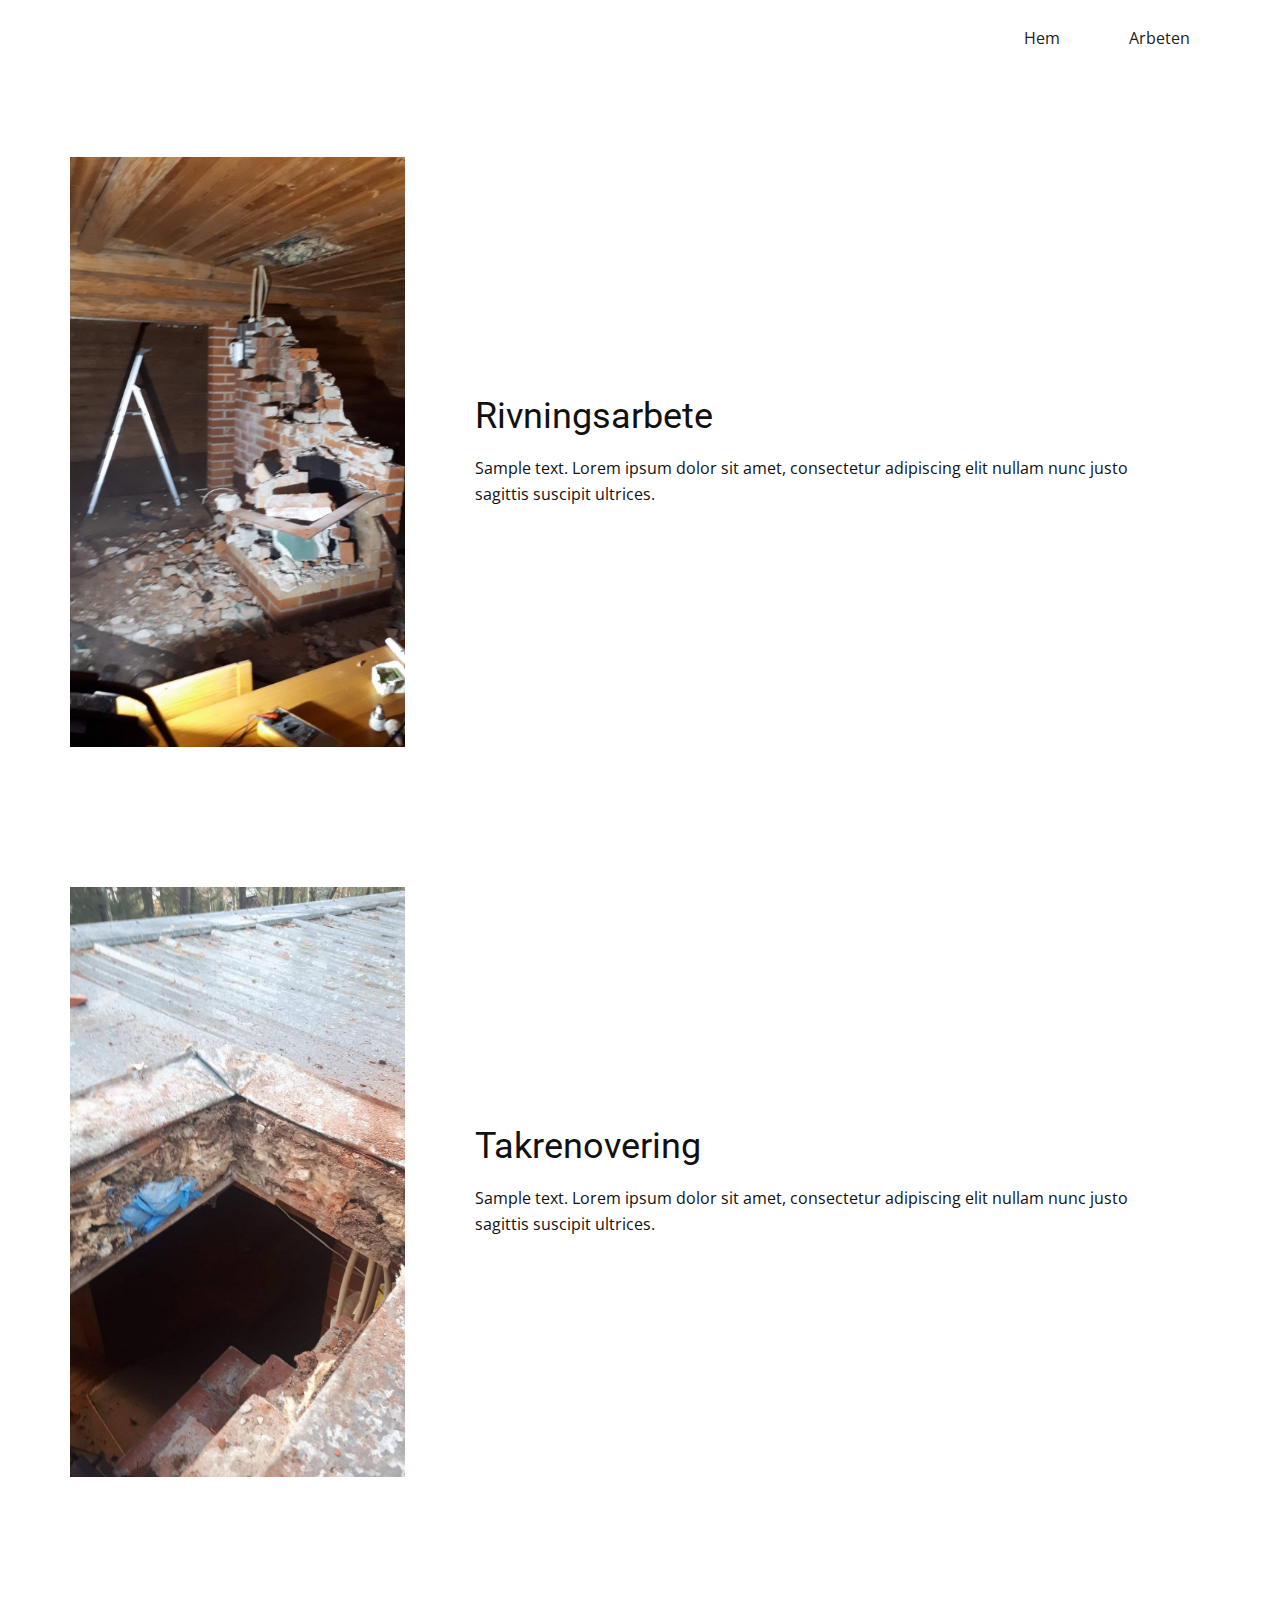
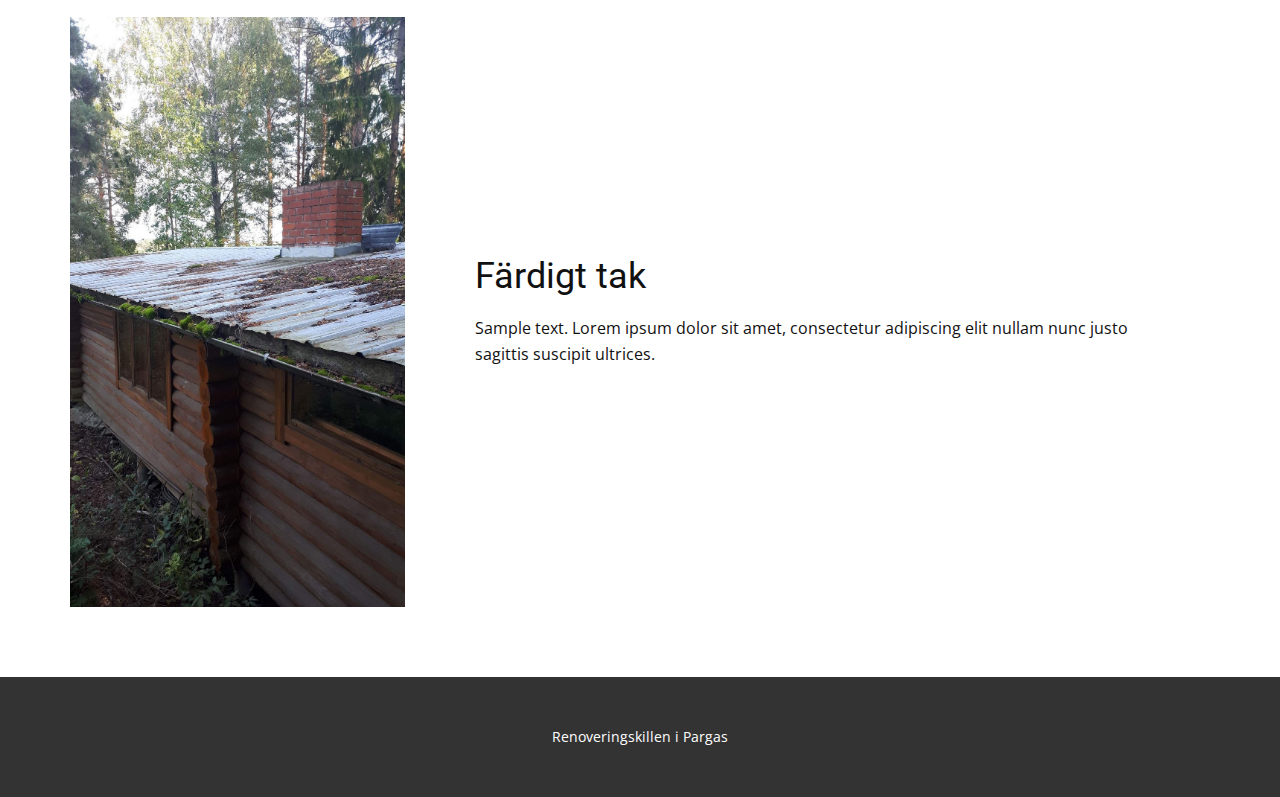
<file: Page-2.html>
<!DOCTYPE html>
<html style="font-size: 16px;">

<head>
    <meta name="viewport" content="width=device-width, initial-scale=1.0">
    <meta charset="utf-8">
    <meta name="keywords" content="Rivningsarbete, Takrenovering, Färdigt tak">
    <meta name="description" content="">
    <meta name="page_type" content="np-template-header-footer-from-plugin">
    <title>Page 2</title>
    <link rel="stylesheet" href="nicepage.css" media="screen">
    <link rel="stylesheet" href="Page-2.css" media="screen">
    <script class="u-script" type="text/javascript" src="jquery.js" defer=""></script>
    <script class="u-script" type="text/javascript" src="nicepage.js" defer=""></script>
    <link id="u-google-font" rel="stylesheet" href="https://fonts.googleapis.com/css?family=Roboto:100,100i,300,300i,400,400i,500,500i,700,700i,900,900i|Open+Sans:300,300i,400,400i,600,600i,700,700i,800,800i">



    <script type="application/ld+json">
        {
        		"@context": "http://schema.org",
        		"@type": "Organization",
        		"name": "Site31",
        		"url": "index.html"
        }
    </script>
    <meta property="og:title" content="Page 2">
    <meta property="og:type" content="website">
    <meta name="theme-color" content="#6f809e">
    <link rel="canonical" href="index.html">
    <meta property="og:url" content="index.html">
</head>

<body class="u-body">
    <header class="u-clearfix u-header u-header" id="sec-28bf">
        <div class="u-clearfix u-sheet u-sheet-1">
            <nav class="u-align-left u-font-size-14 u-menu u-menu-dropdown u-nav-spacing-25 u-offcanvas u-menu-1">
                <div class="menu-collapse">
                    <a class="u-button-style u-nav-link" href="#" style="padding: 8px 0;">
              <svg class="u-svg-link" preserveAspectRatio="xMidYMin slice" viewBox="0 0 302 302" style="undefined"><use xmlns:xlink="http://www.w3.org/1999/xlink" xlink:href="#svg-7b92"></use></svg>
              <svg xmlns="http://www.w3.org/2000/svg" xmlns:xlink="http://www.w3.org/1999/xlink" version="1.1" id="svg-7b92" x="0px" y="0px" viewBox="0 0 302 302" style="enable-background:new 0 0 302 302;" xml:space="preserve" class="u-svg-content"><g><rect y="36" width="302" height="30"></rect><rect y="236" width="302" height="30"></rect><rect y="136" width="302" height="30"></rect>
</g><g></g><g></g><g></g><g></g><g></g><g></g><g></g><g></g><g></g><g></g><g></g><g></g><g></g><g></g><g></g></svg>
            </a>
                </div>
                <div class="u-custom-menu u-nav-container">
                    <ul class="u-nav u-spacing-25 u-unstyled">
                        <li class="u-nav-item">
                            <a class="u-button-style u-nav-link u-text-grey-dark-3" href="index.html">Hem</a>
                        </li>
                        <li class="u-nav-item">
                            <a class="u-button-style u-nav-link u-text-grey-dark-3" href="Page-2.html">Arbeten</a>
                        </li>
                    </ul>
                </div>
                <div class="u-custom-menu u-nav-container-collapse">
                    <div class="u-align-center u-black u-container-style u-inner-container-layout u-opacity u-opacity-95 u-sidenav">
                        <div class="u-menu-close"></div>
                        <ul class="u-align-center u-nav u-popupmenu-items u-unstyled u-nav-2">
                            <li class="u-nav-item">
                                <a class="u-button-style u-nav-link" href="index.html">Hem</a>
                            </li>
                            <li class="u-nav-item">
                                <a class="u-button-style u-nav-link" href="Page-2.html">Arbeten</a>
                            </li>
                        </ul>
                    </div>
                    <div class="u-black u-menu-overlay u-opacity u-opacity-70"></div>
                </div>
            </nav>
        </div>
    </header>
    <section class="u-clearfix u-section-1" id="sec-3581">
        <div class="u-clearfix u-sheet u-sheet-1">
            <div class="u-clearfix u-expanded-width u-gutter-10 u-layout-wrap u-layout-wrap-1">
                <div class="u-layout" style="">
                    <div class="u-layout-row" style="">
                        <div class="u-align-left u-container-style u-image u-layout-cell u-left-cell u-size-18 u-size-xs-60 u-image-1" src="" data-image-width="900" data-image-height="1600">
                            <div class="u-container-layout u-valign-middle u-container-layout-1" src=""></div>
                        </div>
                        <div class="u-align-left u-container-style u-layout-cell u-right-cell u-size-42 u-size-xs-60 u-white u-layout-cell-2">
                            <div class="u-container-layout u-valign-middle u-container-layout-2">
                                <h2 class="u-text u-text-1">Rivningsarbete</h2>
                                <p class="u-text u-text-2">Sample text. Lorem ipsum dolor sit amet, consectetur adipiscing elit nullam nunc justo sagittis suscipit ultrices.</p>
                            </div>
                        </div>
                    </div>
                </div>
            </div>
        </div>
    </section>
    <section class="u-clearfix u-section-2" id="carousel_2173">
        <div class="u-clearfix u-sheet u-sheet-1">
            <div class="u-clearfix u-expanded-width u-gutter-10 u-layout-wrap u-layout-wrap-1">
                <div class="u-layout" style="">
                    <div class="u-layout-row" style="">
                        <div class="u-align-left u-container-style u-image u-layout-cell u-left-cell u-size-18 u-size-xs-60 u-image-1" src="" data-image-width="900" data-image-height="1600">
                            <div class="u-container-layout u-valign-middle u-container-layout-1" src=""></div>
                        </div>
                        <div class="u-align-left u-container-style u-layout-cell u-right-cell u-size-42 u-size-xs-60 u-white u-layout-cell-2">
                            <div class="u-container-layout u-valign-middle u-container-layout-2">
                                <h2 class="u-text u-text-1">Takrenovering</h2>
                                <p class="u-text u-text-2">Sample text. Lorem ipsum dolor sit amet, consectetur adipiscing elit nullam nunc justo sagittis suscipit ultrices.</p>
                            </div>
                        </div>
                    </div>
                </div>
            </div>
        </div>
    </section>
    <section class="u-clearfix u-section-3" id="carousel_d742">
        <div class="u-clearfix u-sheet u-sheet-1">
            <div class="u-clearfix u-expanded-width u-gutter-10 u-layout-wrap u-layout-wrap-1">
                <div class="u-layout" style="">
                    <div class="u-layout-row" style="">
                        <div class="u-align-left u-container-style u-image u-layout-cell u-left-cell u-size-18 u-size-xs-60 u-image-1" src="" data-image-width="900" data-image-height="1600">
                            <div class="u-container-layout u-valign-middle u-container-layout-1" src=""></div>
                        </div>
                        <div class="u-align-left u-container-style u-layout-cell u-right-cell u-size-42 u-size-xs-60 u-white u-layout-cell-2">
                            <div class="u-container-layout u-valign-middle u-container-layout-2">
                                <h2 class="u-text u-text-1">Färdigt tak</h2>
                                <p class="u-text u-text-2">Sample text. Lorem ipsum dolor sit amet, consectetur adipiscing elit nullam nunc justo sagittis suscipit ultrices.</p>
                            </div>
                        </div>
                    </div>
                </div>
            </div>
        </div>
    </section>


    <footer class="top-margin-for-add-section-widget-small u-align-center u-clearfix u-footer u-grey-80 u-footer" id="sec-d905">
        <div class="u-clearfix u-sheet u-sheet-1">
            <p class="u-small-text u-text u-text-variant u-text-1">Renoveringskillen i Pargas</p>
        </div>
    </footer>
</body>

</html>
</file>
<file: index.css>
.u-section-1 {background-image: linear-gradient(0deg, rgba(0,0,0,0.35), rgba(0,0,0,0.35)), url("images/5fe8d64a4f50b108f5d08460962934761237d6ed5a4c704c722b7bd69244c65f_1280.jpg"); background-position: 50% 50%}
.u-section-1 .u-sheet-1 {min-height: 706px}
.u-section-1 .u-group-1 {width: 696px; min-height: 531px; margin: 60px auto 60px 0}
.u-section-1 .u-container-layout-1 {padding-left: 20px}
.u-section-1 .u-text-1 {text-transform: uppercase; font-size: 3rem; margin: 122px 20px 0 0}
.u-section-1 .u-line-1 {width: 97px; position: relative; transform-origin: left center 0; margin: 30px auto 0 0}
.u-section-1 .u-text-2 {margin: 30px 156px 0 0}
.u-section-1 .u-btn-1 {text-transform: uppercase; font-weight: 700; font-size: 0.875rem; letter-spacing: 1px; border-radius: 4px; margin: 37px auto 0 0} 

@media (max-width: 1199px){ .u-section-1 .u-sheet-1 {min-height: 639px}
.u-section-1 .u-group-1 {width: 620px; position: relative; height: auto}
.u-section-1 .u-container-layout-1 {padding-left: 16px}
.u-section-1 .u-text-1 {position: relative; margin-right: 16px}
.u-section-1 .u-line-1 {width: 80px}
.u-section-1 .u-text-2 {position: relative; margin-right: 158px}
.u-section-1 .u-btn-1 {position: relative; margin-left: 181px} }

@media (max-width: 991px){ .u-section-1 .u-group-1 {width: 440px}
.u-section-1 .u-container-layout-1 {padding-left: 13px}
.u-section-1 .u-text-1 {margin-right: 13px}
.u-section-1 .u-line-1 {width: 61px}
.u-section-1 .u-text-2 {margin-right: 121px}
.u-section-1 .u-btn-1 {margin-left: 0} }

@media (max-width: 767px){ .u-section-1 .u-group-1 {width: 412px}
.u-section-1 .u-container-layout-1 {padding-left: 9px}
.u-section-1 .u-text-1 {font-size: 2.25rem; margin-right: 9px}
.u-section-1 .u-line-1 {width: 57px}
.u-section-1 .u-text-2 {margin-right: 91px}
.u-section-1 .u-btn-1 {margin-left: 104px} }

@media (max-width: 575px){ .u-section-1 {background-position: 25.28% 50%}
.u-section-1 .u-group-1 {width: 340px; min-height: 535px}
.u-section-1 .u-container-layout-1 {padding-left: 6px}
.u-section-1 .u-text-1 {margin-right: 6px}
.u-section-1 .u-line-1 {width: 48px}
.u-section-1 .u-text-2 {margin-right: 57px}
.u-section-1 .u-btn-1 {margin-left: 66px; padding: 10px 23px 10px 22px} }.u-section-2 {margin-top: 0; margin-bottom: 0}
.u-section-2 .u-sheet-1 {min-height: 518px; margin: 0 80px}
.u-section-2 .u-text-1 {text-transform: uppercase; letter-spacing: 7px; line-height: 1; font-weight: 400; margin: 90px 165px 0 245px}
.u-section-2 .u-text-2 {font-size: 3rem; margin: 21px 165px 0 245px}
.u-section-2 .u-text-3 {margin: 47px 165px 60px 245px} 

@media (max-width: 1199px){ .u-section-2 .u-sheet-1 {margin-left: autopx; margin-right: autopx}
.u-section-2 .u-text-1 {width: 730px; margin-top: 87px; margin-left: auto; margin-right: auto}
.u-section-2 .u-text-2 {width: 730px; margin-top: 25px; margin-left: auto; margin-right: auto}
.u-section-2 .u-text-3 {width: 730px; margin-top: 50px; margin-left: auto; margin-right: auto} }

@media (max-width: 991px){ .u-section-2 .u-text-1 {width: 720px}
.u-section-2 .u-text-2 {width: 720px}
.u-section-2 .u-text-3 {width: 720px} }

@media (max-width: 767px){ .u-section-2 .u-text-1 {width: 540px}
.u-section-2 .u-text-2 {width: 540px}
.u-section-2 .u-text-3 {width: 540px} }

@media (max-width: 575px){ .u-section-2 .u-sheet-1 {min-height: 457px}
.u-section-2 .u-text-1 {font-size: 1rem; width: auto; margin-top: 98px; margin-right: 70px; margin-left: -33px}
.u-section-2 .u-text-2 {font-size: 1.5rem; width: auto; margin-top: 17px; margin-right: 86px; margin-left: -33px}
.u-section-2 .u-text-3 {font-size: 0.875rem; width: auto; margin-top: 9px; margin-right: 70px; margin-left: -33px} }.u-section-3 {margin-top: 0; margin-bottom: 0}
.u-section-3 .u-sheet-1 {min-height: 100vh}
.u-section-3 .u-group-1 {width: 817px; min-height: 164px; margin: 38px auto 0}
.u-section-3 .u-container-layout-1 {padding-left: 0; padding-right: 0}
.u-section-3 .u-text-1 {font-size: 1.5rem; text-transform: uppercase; font-weight: normal; margin: 15px 20px 0}
.u-section-3 .u-text-2 {font-weight: 500; margin: 20px 20px 0}
.u-section-3 .u-line-1 {width: 74px; position: relative; transform-origin: left center 0; margin: 30px auto 15px}
.u-section-3 .u-layout-wrap-1 {margin: 33px auto 60px 0}
.u-section-3 .u-layout-cell-1 {min-height: 204px; background-position: 0% 0%}
.u-section-3 .u-icon-1 {height: 64px; width: 64px; border-radius: 10px; margin: 38px auto 0 20px}
.u-section-3 .u-text-3 {font-size: 1.25rem; font-weight: 700; margin: -64px 45px 0 104px}
.u-section-3 .u-text-4 {margin: 13px 45px 20px 104px}
.u-section-3 .u-layout-cell-2 {min-height: 204px; background-position: 0% 0%}
.u-section-3 .u-icon-2 {height: 64px; width: 64px; border-radius: 10px; margin: 38px auto 0 20px}
.u-section-3 .u-text-5 {margin: -27px 45px 0 104px}
.u-section-3 .u-text-6 {font-size: 1.25rem; font-weight: 700; margin: -112px 45px 0 104px}
.u-section-3 .u-layout-cell-3 {min-height: 204px; background-position: 0% 0%}
.u-section-3 .u-icon-3 {height: 64px; width: 64px; border-radius: 10px; margin: 38px auto 0 20px}
.u-section-3 .u-text-7 {font-size: 1.25rem; font-weight: 700; margin: -64px 45px 0 104px}
.u-section-3 .u-text-8 {margin: 13px 45px 20px 104px}
.u-section-3 .u-layout-cell-4 {min-height: 197px; background-position: 0% 0%}
.u-section-3 .u-icon-4 {height: 64px; width: 64px; border-radius: 10px; margin: 38px auto 0 20px}
.u-section-3 .u-text-9 {font-size: 1.25rem; font-weight: 700; margin: -64px 13px 0 104px}
.u-section-3 .u-text-10 {margin: 13px 45px 20px 104px}
.u-section-3 .u-layout-cell-5 {min-height: 197px; background-position: 0% 0%}
.u-section-3 .u-icon-5 {height: 64px; width: 64px; border-radius: 10px; margin: 38px auto 0 20px}
.u-section-3 .u-text-11 {font-size: 1.25rem; font-weight: 700; margin: -64px 45px 0 104px}
.u-section-3 .u-text-12 {margin: 13px 45px 20px 104px}
.u-section-3 .u-layout-cell-6 {min-height: 197px; background-position: 0% 0%}
.u-section-3 .u-icon-6 {height: 64px; width: 64px; border-radius: 10px; margin: 38px auto 0 20px}
.u-section-3 .u-text-13 {font-size: 1.25rem; font-weight: 700; margin: -64px 0 0 104px}
.u-section-3 .u-text-14 {margin: 13px 45px 20px 104px} 

@media (max-width: 1199px){ .u-section-3 .u-sheet-1 {min-height: 681px}
.u-section-3 .u-group-1 {width: 674px; position: relative; height: auto}
.u-section-3 .u-text-1 {position: relative; margin-left: 16px; margin-right: 16px}
.u-section-3 .u-text-2 {position: relative; margin-left: 16px; margin-right: 16px}
.u-section-3 .u-line-1 {width: 61px}
.u-section-3 .u-layout-wrap-1 {position: relative; min-height: 401px; margin-right: initial; margin-left: initial}
.u-section-3 .u-icon-1 {position: relative; margin-left: 16px}
.u-section-3 .u-text-3 {width: auto; margin-top: -51px; margin-right: 37px; margin-left: 86px}
.u-section-3 .u-text-4 {position: relative; margin: 0 37px 0 86px}
.u-section-3 .u-icon-2 {position: relative; margin-left: 16px}
.u-section-3 .u-text-5 {position: relative; margin-right: 37px; margin-left: 86px}
.u-section-3 .u-text-6 {width: auto; margin-top: -124px; margin-right: -3px; margin-left: 86px}
.u-section-3 .u-icon-3 {position: relative; margin-left: 16px}
.u-section-3 .u-text-7 {width: auto; margin-top: -51px; margin-right: 37px; margin-left: 86px}
.u-section-3 .u-text-8 {position: relative; margin: 0 37px 0 86px}
.u-section-3 .u-icon-4 {position: relative; margin-left: 16px}
.u-section-3 .u-text-9 {position: relative; margin-right: 11px; margin-left: 86px}
.u-section-3 .u-text-10 {position: relative; margin-right: 37px; margin-left: 86px}
.u-section-3 .u-icon-5 {position: relative; margin-left: 16px}
.u-section-3 .u-text-11 {width: auto; margin-right: 37px; margin-left: 86px}
.u-section-3 .u-text-12 {position: relative; margin-right: 37px; margin-bottom: 0; margin-left: 86px}
.u-section-3 .u-icon-6 {position: relative; margin-left: 16px}
.u-section-3 .u-text-13 {position: relative; margin-left: 86px}
.u-section-3 .u-text-14 {position: relative; margin-right: 37px; margin-left: 86px} }

@media (max-width: 991px){ .u-section-3 .u-group-1 {width: 516px}
.u-section-3 .u-text-1 {margin-left: 13px; margin-right: 13px}
.u-section-3 .u-text-2 {margin-left: 13px; margin-right: 13px}
.u-section-3 .u-line-1 {width: 47px}
.u-section-3 .u-icon-1 {margin-left: 13px}
.u-section-3 .u-text-3 {position: relative; margin-right: 0; margin-left: 94px}
.u-section-3 .u-text-4 {margin-top: 15px; margin-right: 0; margin-left: 94px}
.u-section-3 .u-icon-2 {margin-left: 13px}
.u-section-3 .u-text-5 {margin-right: 0; margin-left: 94px}
.u-section-3 .u-text-6 {margin-left: 94px}
.u-section-3 .u-icon-3 {margin-left: 13px}
.u-section-3 .u-text-7 {position: relative; margin-right: 0; margin-left: 94px}
.u-section-3 .u-text-8 {margin-right: 0; margin-left: 94px}
.u-section-3 .u-icon-4 {margin-left: 13px}
.u-section-3 .u-text-9 {margin-top: -66px; margin-right: -20px; margin-left: 94px}
.u-section-3 .u-text-10 {margin-right: 0; margin-left: 94px}
.u-section-3 .u-icon-5 {margin-left: 13px}
.u-section-3 .u-text-11 {position: relative; margin-right: 0; margin-left: 94px}
.u-section-3 .u-text-12 {margin-right: 0; margin-left: 94px}
.u-section-3 .u-icon-6 {margin-left: 13px}
.u-section-3 .u-text-13 {margin-right: -28px; margin-left: 94px}
.u-section-3 .u-text-14 {margin-top: 12px; margin-right: 0; margin-left: 94px} }

@media (max-width: 767px){ .u-section-3 .u-group-1 {width: 484px}
.u-section-3 .u-text-1 {margin-left: 9px; margin-right: 9px}
.u-section-3 .u-text-2 {margin-left: 9px; margin-right: 9px}
.u-section-3 .u-line-1 {width: 44px}
.u-section-3 .u-icon-1 {margin-left: 9px}
.u-section-3 .u-text-3 {margin-right: 21px; margin-left: 122px}
.u-section-3 .u-text-4 {margin-right: 21px; margin-left: 185px}
.u-section-3 .u-icon-2 {margin-left: 9px}
.u-section-3 .u-text-5 {margin-right: 21px; margin-left: 185px}
.u-section-3 .u-icon-3 {margin-left: 9px}
.u-section-3 .u-text-7 {margin-right: 21px; margin-left: 122px}
.u-section-3 .u-text-8 {margin-right: 21px; margin-left: 185px}
.u-section-3 .u-icon-4 {margin-left: 9px}
.u-section-3 .u-text-9 {margin-right: 6px; margin-left: 122px}
.u-section-3 .u-text-10 {margin-right: 21px; margin-left: 185px}
.u-section-3 .u-icon-5 {margin-left: 9px}
.u-section-3 .u-text-11 {margin-right: 21px; margin-left: 122px}
.u-section-3 .u-text-12 {margin-right: 21px; margin-left: 185px}
.u-section-3 .u-layout-cell-6 {min-height: 144px}
.u-section-3 .u-icon-6 {margin-left: 9px}
.u-section-3 .u-text-13 {margin-right: 0; margin-left: 122px}
.u-section-3 .u-text-14 {margin-right: 21px; margin-left: 185px} }

@media (max-width: 575px){ .u-section-3 .u-group-1 {width: 340px}
.u-section-3 .u-text-1 {margin-left: 6px; margin-right: 6px}
.u-section-3 .u-text-2 {margin-left: 6px; margin-right: 6px}
.u-section-3 .u-line-1 {width: 37px}
.u-section-3 .u-icon-1 {margin-left: 6px}
.u-section-3 .u-text-3 {margin-right: 13px; margin-left: 90px}
.u-section-3 .u-text-4 {margin-right: 13px; margin-left: 90px}
.u-section-3 .u-icon-2 {margin-left: 6px}
.u-section-3 .u-text-5 {margin-right: 13px; margin-left: 90px}
.u-section-3 .u-text-6 {margin-right: 0; margin-left: 90px}
.u-section-3 .u-icon-3 {margin-left: 6px}
.u-section-3 .u-text-7 {margin-right: 13px; margin-left: 90px}
.u-section-3 .u-text-8 {width: auto; margin-top: 12px; margin-right: 13px; margin-left: 90px}
.u-section-3 .u-icon-4 {margin-left: 6px}
.u-section-3 .u-text-9 {margin-right: 4px; margin-left: 90px}
.u-section-3 .u-text-10 {width: auto; margin-right: 13px; margin-bottom: 0; margin-left: 90px}
.u-section-3 .u-icon-5 {margin-left: 6px}
.u-section-3 .u-text-11 {margin-right: 13px; margin-left: 90px}
.u-section-3 .u-text-12 {margin-right: 13px; margin-left: 90px}
.u-section-3 .u-layout-cell-6 {min-height: 197px}
.u-section-3 .u-icon-6 {margin-left: 6px}
.u-section-3 .u-text-13 {margin-left: 90px}
.u-section-3 .u-text-14 {margin-right: 13px; margin-left: 90px} }.u-section-4 .u-sheet-1 {min-height: 661px}
.u-section-4 .u-layout-wrap-1 {min-height: 498px; margin: 70px auto 60px 0}
.u-section-4 .u-image-1 {min-height: 508px; background-image: url("images/74696609_1209594429428887_8860969241948454912_n.jpg"); background-position: 50% 0%}
.u-section-4 .u-container-layout-1 {padding: 30px}
.u-section-4 .u-image-2 {min-height: 508px; background-image: url("images/75497652_557550875009252_2236380339926728704_n.jpg"); background-position: 50% 0%}
.u-section-4 .u-container-layout-2 {padding: 30px}
.u-section-4 .u-layout-cell-3 {min-height: 508px}
.u-section-4 .u-container-layout-3 {padding: 30px}
.u-section-4 .u-text-1 {margin: 0}
.u-section-4 .u-text-2 {margin: 20px 0 0} 

@media (max-width: 1199px){ .u-section-4 .u-sheet-1 {min-height: 100px}
.u-section-4 .u-layout-wrap-1 {margin-right: initial; margin-left: initial}
.u-section-4 .u-image-1 {min-height: 419px}
.u-section-4 .u-image-2 {min-height: 419px}
.u-section-4 .u-layout-cell-3 {min-height: 419px} }

@media (max-width: 991px){ .u-section-4 .u-image-1 {min-height: 428px}
.u-section-4 .u-image-2 {min-height: 494px}
.u-section-4 .u-layout-cell-3 {min-height: 100px} }

@media (max-width: 767px){ .u-section-4 .u-sheet-1 {min-height: 14px}
.u-section-4 .u-layout-wrap-1 {width: 0; margin: 13px auto 1px 0}
.u-section-4 .u-image-1 {min-height: 963px}
.u-section-4 .u-container-layout-1 {padding-right: 0; padding-left: 10px}
.u-section-4 .u-image-2 {min-height: 1112px}
.u-section-4 .u-container-layout-2 {padding-left: 10px; padding-right: 10px}
.u-section-4 .u-container-layout-3 {padding-left: 10px; padding-right: 10px} }

@media (max-width: 575px){ .u-section-4 .u-sheet-1 {min-height: 659px}
.u-section-4 .u-layout-wrap-1 {width: 234px; margin-top: 44px; margin-left: auto; margin-bottom: 60px}
.u-section-4 .u-image-1 {min-height: Infinitypx}
.u-section-4 .u-image-2 {min-height: 418px}
.u-section-4 .u-layout-cell-3 {min-height: 317px} }.u-section-5 {margin-top: 0; margin-bottom: 0}
.u-section-5 .u-sheet-1 {min-height: 581px}
.u-section-5 .u-group-1 {width: 775px; min-height: 162px; margin: 25px auto 0}
.u-section-5 .u-container-layout-1 {padding-left: 0; padding-right: 0}
.u-section-5 .u-text-1 {font-size: 1.5rem; text-transform: uppercase; margin: 15px 20px 0}
.u-section-5 .u-text-2 {font-weight: 900; margin: 20px 20px 0}
.u-section-5 .u-line-1 {width: 68px; position: relative; transform-origin: left center 0; margin: 30px auto 15px}
.u-section-5 .u-layout-wrap-1 {margin: 25px auto 60px 0}
.u-section-5 .u-layout-cell-1 {min-height: 283px}
.u-section-5 .u-container-layout-2 {padding-left: 0; padding-right: 0}
.u-section-5 .u-icon-1 {height: 90px; width: 90px; margin: 25px auto 0}
.u-section-5 .u-text-3 {font-size: 1.875rem; margin: 30px 20px 0}
.u-section-5 .u-text-4 {margin: 20px 20px 25px}
.u-section-5 .u-layout-cell-2 {min-height: 283px; background-position: 0% 0%}
.u-section-5 .u-container-layout-3 {padding-left: 0; padding-right: 0}
.u-section-5 .u-icon-2 {height: 90px; width: 90px; margin: 25px auto 0}
.u-section-5 .u-text-5 {text-transform: uppercase; font-size: 1.875rem; margin: 30px 20px 0}
.u-section-5 .u-text-6 {margin: 20px 20px 25px}
.u-section-5 .u-layout-cell-3 {min-height: 283px; background-position: 0% 0%}
.u-section-5 .u-container-layout-4 {padding-left: 0; padding-right: 0}
.u-section-5 .u-icon-3 {height: 90px; width: 90px; margin: 25px auto 0}
.u-section-5 .u-text-7 {font-size: 1.875rem; margin: 30px 20px 0}
.u-section-5 .u-text-8 {margin: 20px 20px 25px}
.u-section-5 .u-layout-cell-4 {min-height: 283px; background-position: 0% 0%}
.u-section-5 .u-container-layout-5 {padding-left: 0; padding-right: 0}
.u-section-5 .u-icon-4 {height: 90px; width: 90px; margin: 31px auto 0}
.u-section-5 .u-text-9 {font-size: 1.875rem; margin: 30px 20px 0}
.u-section-5 .u-text-10 {margin: 20px 20px 0} 

@media (max-width: 1199px){ .u-section-5 .u-group-1 {width: 639px; position: relative; height: auto}
.u-section-5 .u-text-1 {position: relative; margin-left: 16px; margin-right: 16px}
.u-section-5 .u-text-2 {position: relative; margin-left: 16px; margin-right: 16px}
.u-section-5 .u-line-1 {width: 56px}
.u-section-5 .u-layout-wrap-1 {position: relative; margin-right: initial; margin-left: initial}
.u-section-5 .u-icon-1 {position: relative}
.u-section-5 .u-text-3 {position: relative; font-size: 1.5rem; margin-left: 16px; margin-right: 16px}
.u-section-5 .u-text-4 {position: relative; margin-left: 16px; margin-right: 16px}
.u-section-5 .u-icon-2 {position: relative}
.u-section-5 .u-text-5 {position: relative; font-size: 1.5rem; margin-left: 16px; margin-right: 16px}
.u-section-5 .u-text-6 {position: relative; margin-left: 16px; margin-right: 16px}
.u-section-5 .u-icon-3 {position: relative}
.u-section-5 .u-text-7 {position: relative; font-size: 1.5rem; margin-left: 16px; margin-right: 16px}
.u-section-5 .u-text-8 {position: relative; margin-left: 16px; margin-right: 16px}
.u-section-5 .u-icon-4 {position: relative}
.u-section-5 .u-text-9 {position: relative; font-size: 1.5rem; margin-left: 16px; margin-right: 16px}
.u-section-5 .u-text-10 {position: relative; margin-left: 16px; margin-right: 16px} }

@media (max-width: 991px){ .u-section-5 .u-group-1 {width: 489px}
.u-section-5 .u-text-1 {margin-left: 13px; margin-right: 13px}
.u-section-5 .u-text-2 {margin-left: 13px; margin-right: 13px}
.u-section-5 .u-line-1 {width: 43px}
.u-section-5 .u-text-3 {margin-left: 13px; margin-right: 13px}
.u-section-5 .u-text-4 {margin-left: 13px; margin-right: 13px}
.u-section-5 .u-text-5 {margin-left: 13px; margin-right: 13px}
.u-section-5 .u-text-6 {margin-left: 13px; margin-right: 13px}
.u-section-5 .u-text-7 {margin-left: 13px; margin-right: 13px}
.u-section-5 .u-text-8 {margin-left: 13px; margin-right: 13px}
.u-section-5 .u-text-9 {margin-left: 13px; margin-right: 13px}
.u-section-5 .u-text-10 {margin-left: 13px; margin-right: 13px} }

@media (max-width: 767px){ .u-section-5 .u-group-1 {width: 459px; margin-top: 0}
.u-section-5 .u-text-1 {margin-top: 0; margin-left: 9px; margin-right: 9px}
.u-section-5 .u-text-2 {margin-left: 9px; margin-right: 9px}
.u-section-5 .u-line-1 {width: 40px; margin-bottom: 0}
.u-section-5 .u-text-3 {margin-left: 9px; margin-right: 9px}
.u-section-5 .u-text-4 {margin-left: 9px; margin-right: 9px}
.u-section-5 .u-text-5 {margin-left: 9px; margin-right: 9px}
.u-section-5 .u-text-6 {margin-left: 9px; margin-right: 9px}
.u-section-5 .u-text-7 {margin-left: 9px; margin-right: 9px}
.u-section-5 .u-text-8 {margin-left: 9px; margin-right: 9px}
.u-section-5 .u-text-9 {margin-left: 9px; margin-right: 9px}
.u-section-5 .u-text-10 {margin-left: 9px; margin-right: 9px} }

@media (max-width: 575px){ .u-section-5 .u-group-1 {width: 340px}
.u-section-5 .u-text-1 {margin-left: 6px; margin-right: 6px}
.u-section-5 .u-text-2 {margin-left: 6px; margin-right: 6px}
.u-section-5 .u-line-1 {width: 34px}
.u-section-5 .u-text-3 {margin-left: 6px; margin-right: 6px}
.u-section-5 .u-text-4 {margin-left: 6px; margin-right: 6px}
.u-section-5 .u-text-5 {margin-left: 6px; margin-right: 6px}
.u-section-5 .u-text-6 {margin-left: 6px; margin-right: 6px}
.u-section-5 .u-text-7 {margin-left: 6px; margin-right: 6px}
.u-section-5 .u-text-8 {margin-left: 6px; margin-right: 6px}
.u-section-5 .u-text-9 {margin-left: 6px; margin-right: 6px}
.u-section-5 .u-text-10 {margin-left: 6px; margin-right: 6px} }.u-section-6 {margin-top: 0; margin-bottom: 0}
.u-section-6 .u-sheet-1 {min-height: 640px}
.u-section-6 .u-layout-wrap-1 {margin-top: 70px; margin-bottom: 70px}
.u-section-6 .u-layout-cell-1 {min-height: 500px}
.u-section-6 .u-container-layout-1 {padding: 30px}
.u-section-6 .u-image-1 {height: 560px; margin: 0 auto 0 0}
.u-section-6 .u-text-1 {margin: 30px 0 0}
.u-section-6 .u-text-2 {margin-top: 20px; margin-bottom: 0}
.u-section-6 .u-layout-cell-2 {min-height: 500px}
.u-section-6 .u-container-layout-2 {padding: 30px}
.u-section-6 .u-image-2 {height: 565px; margin: 0 auto 0 0}
.u-section-6 .u-text-3 {margin: 30px 0 0}
.u-section-6 .u-text-4 {margin-bottom: 0; margin-top: 20px}
.u-section-6 .u-layout-cell-3 {min-height: 500px}
.u-section-6 .u-container-layout-3 {padding: 30px}
.u-section-6 .u-image-3 {height: 570px; margin: 0 auto 0 0}
.u-section-6 .u-text-5 {margin: 30px 0 0}
.u-section-6 .u-text-6 {margin-bottom: 0; margin-top: 20px} 

@media (max-width: 1199px){ .u-section-6 .u-sheet-1 {min-height: 500px}
.u-section-6 .u-layout-cell-1 {min-height: 100px}
.u-section-6 .u-image-1 {height: 443px; margin-right: initial; margin-left: initial}
.u-section-6 .u-layout-cell-2 {min-height: 100px}
.u-section-6 .u-image-2 {height: 445px; margin-right: initial; margin-left: initial}
.u-section-6 .u-layout-cell-3 {min-height: 100px}
.u-section-6 .u-image-3 {height: 450px; margin-right: initial; margin-left: initial} }

@media (max-width: 991px){ .u-section-6 .u-image-1 {height: 315px; margin-right: initial; margin-left: initial}
.u-section-6 .u-image-2 {height: 320px; margin-right: initial; margin-left: initial}
.u-section-6 .u-image-3 {height: 320px; margin-right: initial; margin-left: initial} }

@media (max-width: 767px){ .u-section-6 .u-container-layout-1 {padding-left: 10px; padding-right: 10px}
.u-section-6 .u-image-1 {height: 405px; width: 231px; margin-right: auto; margin-left: 0}
.u-section-6 .u-container-layout-2 {padding-left: 10px; padding-right: 10px}
.u-section-6 .u-image-2 {height: 415px; width: 224px; margin-right: auto; margin-left: 0}
.u-section-6 .u-container-layout-3 {padding-left: 10px; padding-right: 10px}
.u-section-6 .u-image-3 {height: 455px; width: 236px; margin-right: auto; margin-left: 0} }.u-section-7 {background-image: none}
.u-section-7 .u-sheet-1 {min-height: 570px}
.u-section-7 .u-layout-wrap-1 {margin: 70px auto 70px 0}
.u-section-7 .u-layout-cell-1 {background-image: none; min-height: 476px}
.u-section-7 .u-container-layout-1 {padding: 30px 30px 30px 20px}
.u-section-7 .u-text-1 {text-transform: none; font-size: 2.25rem; margin: 150px 0 0}
.u-section-7 .u-text-2 {margin-left: 0; margin-right: 0}
.u-section-7 .u-layout-cell-2 {background-image: none; min-height: 476px}
.u-section-7 .u-container-layout-2 {padding: 30px}
.u-section-7 .u-form-1 {height: 334px; margin: 78px -60px 0 0} 

@media (max-width: 1199px){ .u-section-7 .u-sheet-1 {min-height: 470px}
.u-section-7 .u-layout-wrap-1 {margin-right: initial; margin-left: initial}
.u-section-7 .u-layout-cell-1 {min-height: 100px}
.u-section-7 .u-layout-cell-2 {min-height: 100px}
.u-section-7 .u-form-1 {margin-top: 71px; margin-right: initial; margin-left: initial} }

@media (max-width: 991px){ .u-section-7 .u-sheet-1 {min-height: 360px} }

@media (max-width: 767px){ .u-section-7 .u-sheet-1 {min-height: 100px}
.u-section-7 .u-container-layout-1 {padding-right: 10px; padding-left: 10px}
.u-section-7 .u-container-layout-2 {padding-left: 10px; padding-right: 10px}
.u-section-7 .u-form-1 {height: 332px; margin-top: -30px; margin-right: initial; margin-left: initial} }
</file>
<file: Page-2.css>
.u-section-1 .u-sheet-1 {min-height: 730px}
.u-section-1 .u-layout-wrap-1 {pointer-events: auto; margin: 70px 0}
.u-section-1 .u-image-1 {min-height: 600px; pointer-events: auto; background-image: url("images/73264637_774952526268750_8803383200911982592_n.jpg"); background-position: 50% 50%}
.u-section-1 .u-container-layout-1 {padding: 30px 60px}
.u-section-1 .u-layout-cell-2 {min-height: 600px; pointer-events: auto}
.u-section-1 .u-container-layout-2 {padding: 30px 60px}
.u-section-1 .u-text-1 {margin: 0}
.u-section-1 .u-text-2 {margin: 20px 0 0} 

@media (max-width: 1199px){ .u-section-1 .u-sheet-1 {min-height: 100px}
.u-section-1 .u-layout-wrap-1 {margin-right: initial; margin-left: initial}
.u-section-1 .u-image-1 {min-height: 495px}
.u-section-1 .u-layout-cell-2 {min-height: 495px} }

@media (max-width: 991px){ .u-section-1 .u-image-1 {min-height: 379px}
.u-section-1 .u-container-layout-1 {padding-left: 30px; padding-right: 30px}
.u-section-1 .u-layout-cell-2 {min-height: 100px}
.u-section-1 .u-container-layout-2 {padding-left: 30px; padding-right: 30px} }

@media (max-width: 767px){ .u-section-1 .u-image-1 {min-height: 948px}
.u-section-1 .u-container-layout-1 {padding-left: 10px; padding-right: 10px}
.u-section-1 .u-container-layout-2 {padding-left: 10px; padding-right: 10px} }

@media (max-width: 575px){ .u-section-1 .u-image-1 {min-height: 597px} }.u-section-2 .u-sheet-1 {min-height: 730px}
.u-section-2 .u-layout-wrap-1 {pointer-events: auto; margin: 70px 0}
.u-section-2 .u-image-1 {min-height: 600px; pointer-events: auto; background-image: url("images/74847197_2160502670924659_6210007661832830976_n.jpg"); background-position: 50% 50%}
.u-section-2 .u-container-layout-1 {padding: 30px 60px}
.u-section-2 .u-layout-cell-2 {min-height: 600px; pointer-events: auto}
.u-section-2 .u-container-layout-2 {padding: 30px 60px}
.u-section-2 .u-text-1 {margin: 0}
.u-section-2 .u-text-2 {margin: 20px 0 0} 

@media (max-width: 1199px){ .u-section-2 .u-sheet-1 {min-height: 100px}
.u-section-2 .u-layout-wrap-1 {margin-right: initial; margin-left: initial}
.u-section-2 .u-image-1 {min-height: 495px}
.u-section-2 .u-layout-cell-2 {min-height: 495px} }

@media (max-width: 991px){ .u-section-2 .u-image-1 {min-height: 379px}
.u-section-2 .u-container-layout-1 {padding-left: 30px; padding-right: 30px}
.u-section-2 .u-layout-cell-2 {min-height: 100px}
.u-section-2 .u-container-layout-2 {padding-left: 30px; padding-right: 30px} }

@media (max-width: 767px){ .u-section-2 .u-image-1 {min-height: 948px}
.u-section-2 .u-container-layout-1 {padding-left: 10px; padding-right: 10px}
.u-section-2 .u-container-layout-2 {padding-left: 10px; padding-right: 10px} }

@media (max-width: 575px){ .u-section-2 .u-image-1 {min-height: 597px} }.u-section-3 .u-sheet-1 {min-height: 730px}
.u-section-3 .u-layout-wrap-1 {pointer-events: auto; margin: 70px 0}
.u-section-3 .u-image-1 {min-height: 600px; pointer-events: auto; background-image: url("images/75521617_412667183008838_7460141945843613696_n.jpg"); background-position: 50% 50%}
.u-section-3 .u-container-layout-1 {padding: 30px 60px}
.u-section-3 .u-layout-cell-2 {min-height: 600px; pointer-events: auto}
.u-section-3 .u-container-layout-2 {padding: 30px 60px}
.u-section-3 .u-text-1 {margin: 0}
.u-section-3 .u-text-2 {margin: 20px 0 0} 

@media (max-width: 1199px){ .u-section-3 .u-sheet-1 {min-height: 100px}
.u-section-3 .u-layout-wrap-1 {margin-right: initial; margin-left: initial}
.u-section-3 .u-image-1 {min-height: 495px}
.u-section-3 .u-layout-cell-2 {min-height: 495px} }

@media (max-width: 991px){ .u-section-3 .u-image-1 {min-height: 379px}
.u-section-3 .u-container-layout-1 {padding-left: 30px; padding-right: 30px}
.u-section-3 .u-layout-cell-2 {min-height: 100px}
.u-section-3 .u-container-layout-2 {padding-left: 30px; padding-right: 30px} }

@media (max-width: 767px){ .u-section-3 .u-image-1 {min-height: 948px}
.u-section-3 .u-container-layout-1 {padding-left: 10px; padding-right: 10px}
.u-section-3 .u-container-layout-2 {padding-left: 10px; padding-right: 10px} }

@media (max-width: 575px){ .u-section-3 .u-image-1 {min-height: 597px} }
</file>
